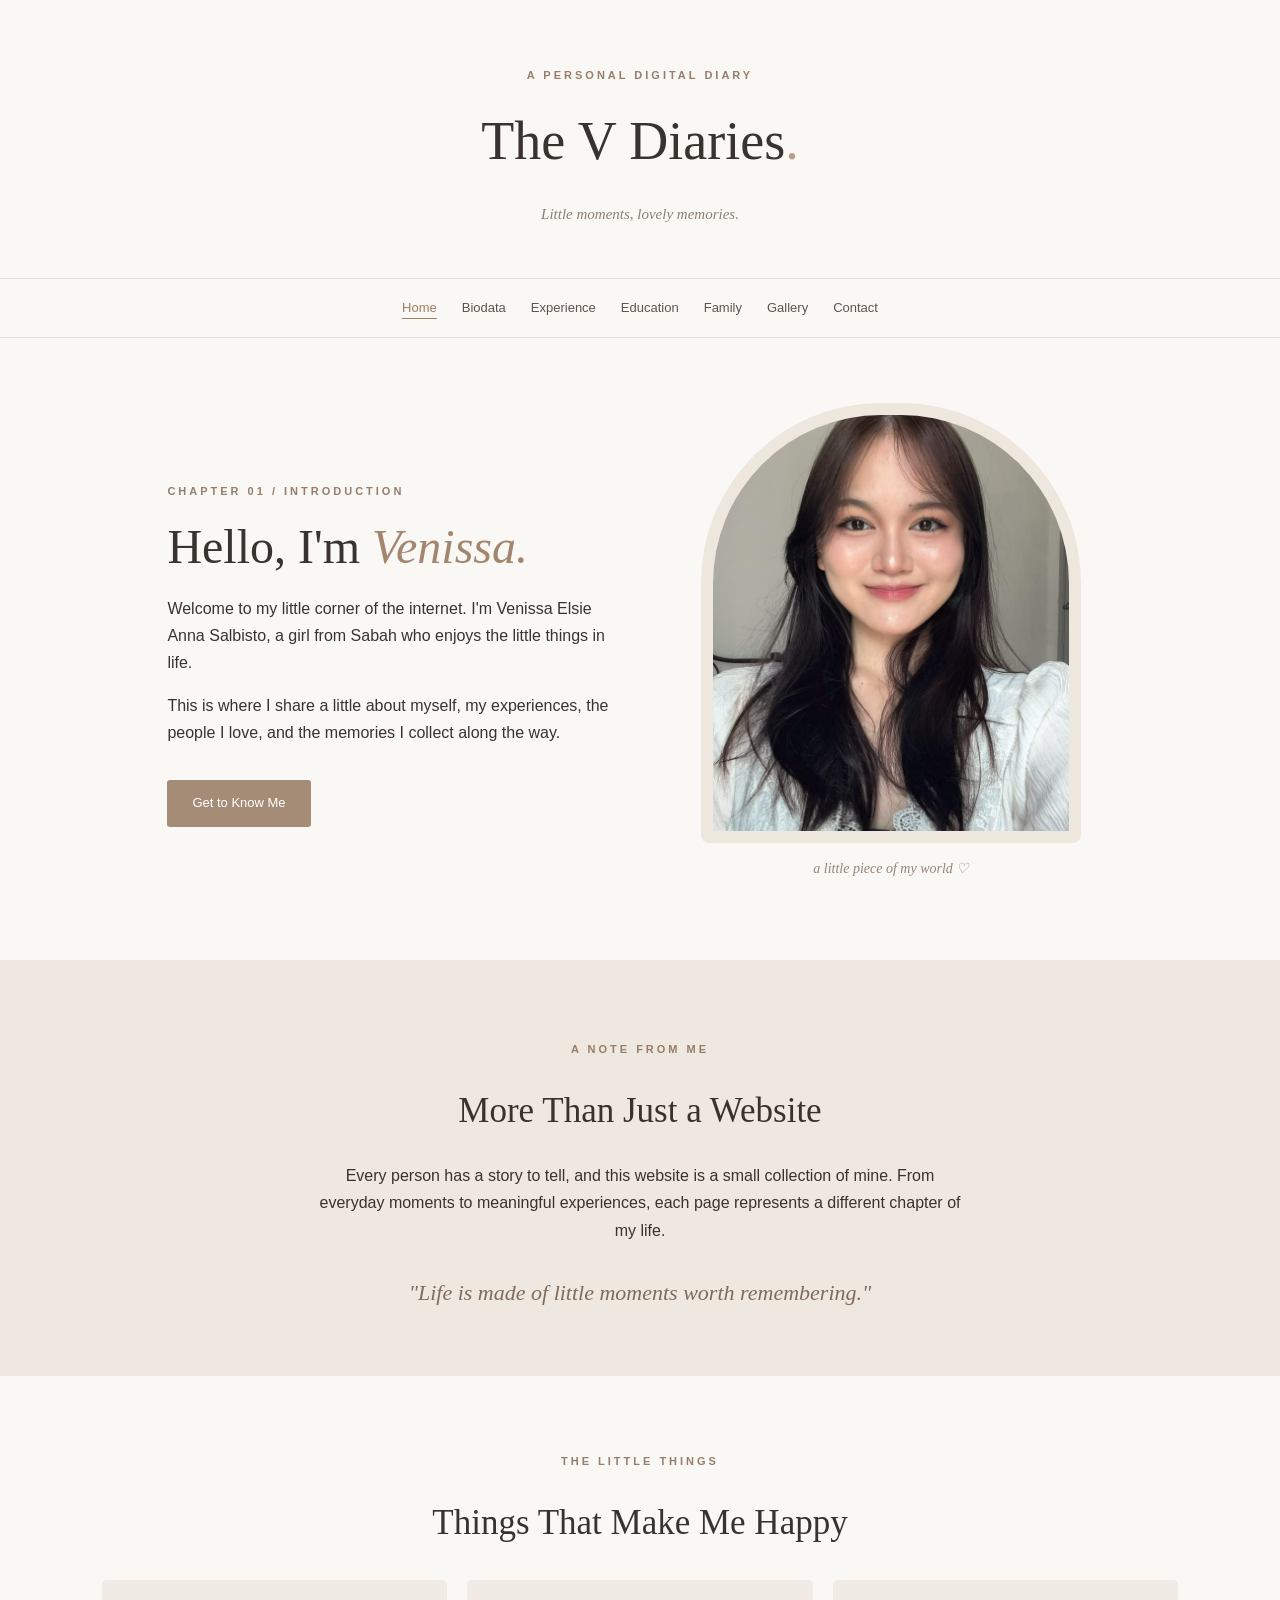
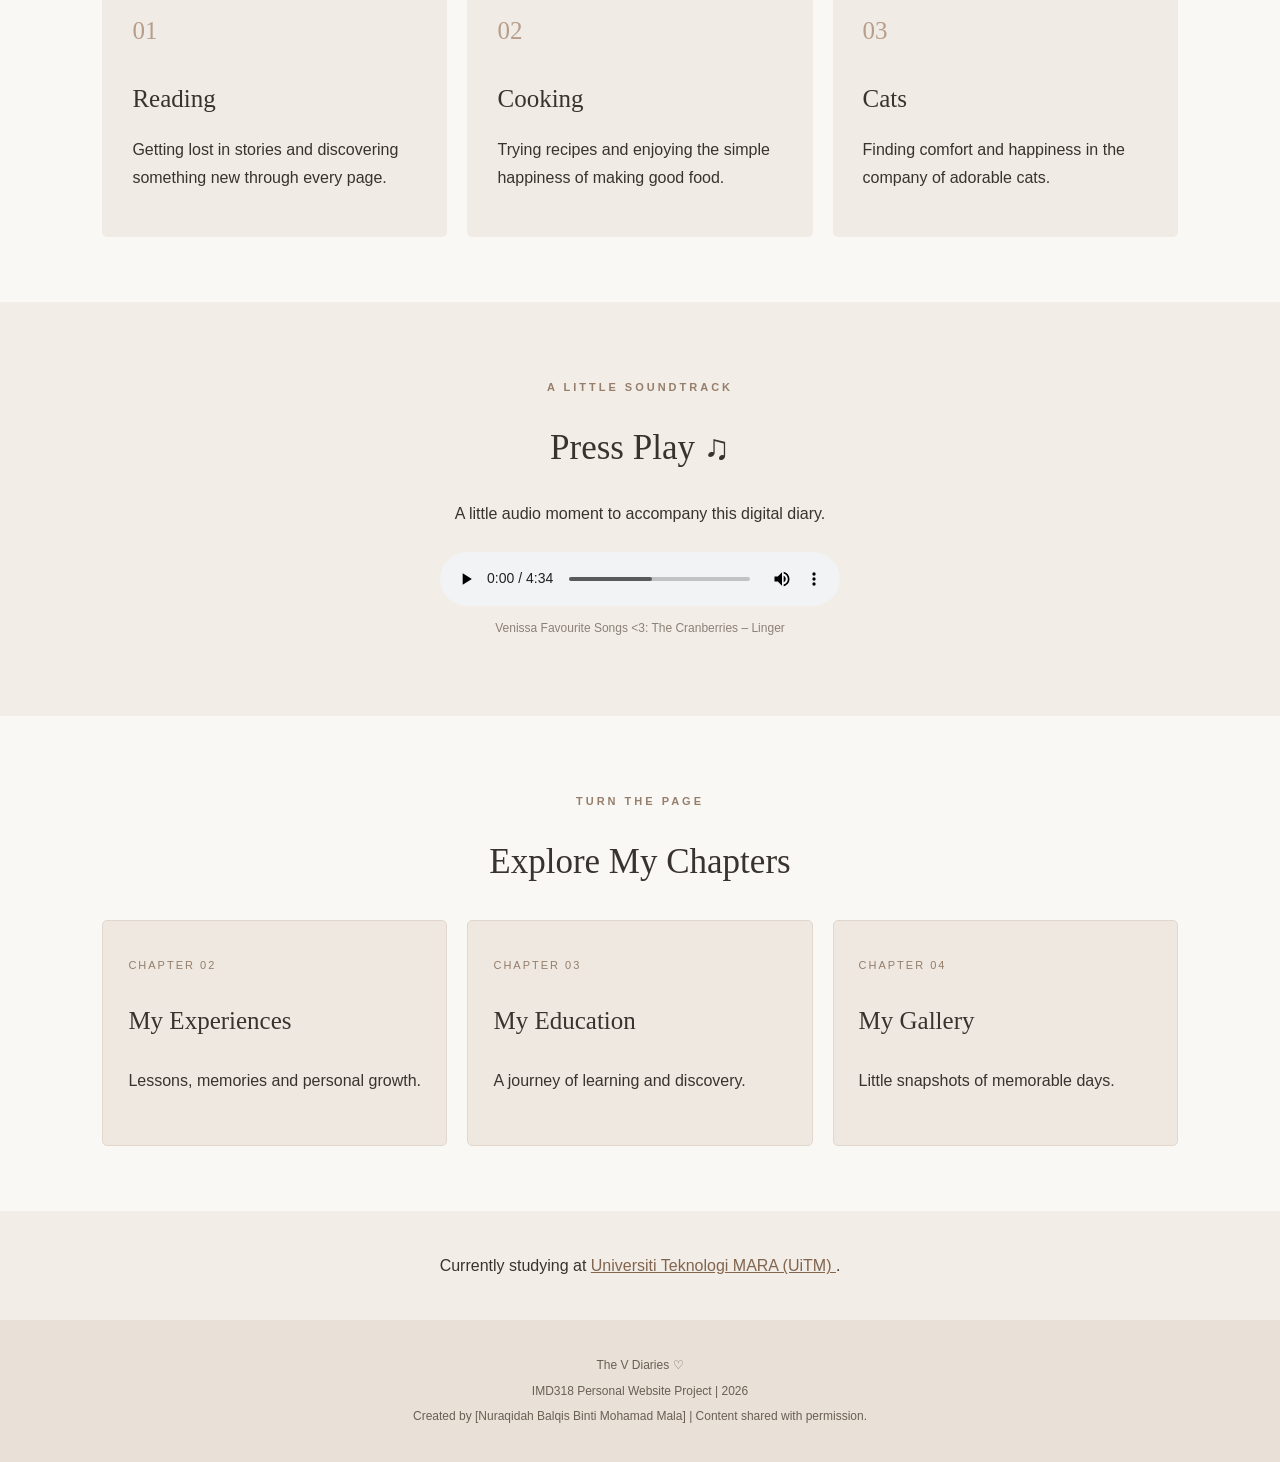
<file: index.html>
<html>
<html lang="en">

<head>
    <meta charset="UTF-8">
    <meta name="viewport" content="width=device-width, initial-scale=1.0">
    <title>The V Diaries | Home</title>
    <link rel="icon" type="image/png" href="butterfly.png">
    <link rel="stylesheet" href="style.css">
</head>

<body>

    <!-- WEBSITE HEADER -->
    <header>
        <p class="small-title">A PERSONAL DIGITAL DIARY</p>
        <h1 class="website-title">The V Diaries<span>.</span></h1>
        <p class="tagline">Little moments, lovely memories.</p>
    </header>

    <!-- NAVIGATION -->
    <nav>
        <a href="index.html" class="active">Home</a>
        <a href="biodata.html">Biodata</a>
        <a href="experience.html">Experience</a>
        <a href="education.html">Education</a>
        <a href="family.html">Family</a>
        <a href="gallery.html">Gallery</a>
        <a href="contact.html">Contact</a>
    </nav>

    <main>

        <!-- INTRODUCTION -->
        <section class="hero">

            <div class="hero-text">
                <p class="section-label">CHAPTER 01 / INTRODUCTION</p>

                <h2>Hello, I'm <em>Venissa.</em></h2>

                <p>
                    Welcome to my little corner of the internet.
                    I'm Venissa Elsie Anna Salbisto, a girl from
                    Sabah who enjoys the little things in life.
                </p>

                <p>
                    This is where I share a little about myself,
                    my experiences, the people I love, and the
                    memories I collect along the way.
                </p>

                <a href="biodata.html" class="button-link">
                    Get to Know Me
                </a>
            </div>

            <div class="hero-photo">
                <img src="venissa.jpeg"
                     alt="Portrait of Venissa Elsie Anna Salbisto">
                <p class="photo-caption">a little piece of my world ♡</p>
            </div>

        </section>

        <!-- ABOUT THE DIARY -->
        <section class="diary-section">

            <p class="section-label">A NOTE FROM ME</p>
            <h2>More Than Just a Website</h2>

            <p>
                Every person has a story to tell, and this
                website is a small collection of mine.
                From everyday moments to meaningful
                experiences, each page represents a
                different chapter of my life.
            </p>

            <blockquote>
                "Life is made of little moments worth remembering."
            </blockquote>

        </section>

        <!-- MY INTERESTS -->
        <section class="interests-section">

            <p class="section-label">THE LITTLE THINGS</p>
            <h2>Things That Make Me Happy</h2>

            <div class="interest-container">

                <article class="interest-card">
                    <span class="interest-number">01</span>
                    <h3>Reading</h3>
                    <p>
                        Getting lost in stories and discovering
                        something new through every page.
                    </p>
                </article>

                <article class="interest-card">
                    <span class="interest-number">02</span>
                    <h3>Cooking</h3>
                    <p>
                        Trying recipes and enjoying the simple
                        happiness of making good food.
                    </p>
                </article>

                <article class="interest-card">
                    <span class="interest-number">03</span>
                    <h3>Cats</h3>
                    <p>
                        Finding comfort and happiness in
                        the company of adorable cats.
                    </p>
                </article>

            </div>

        </section>

        <!-- AUDIO -->
        <section class="music-section">

            <p class="section-label">A LITTLE SOUNDTRACK</p>
            <h2>Press Play ♫</h2>

            <p>
                A little audio moment to accompany
                this digital diary.
            </p>

            <audio controls preload="metadata">
                <source src="The Cranberries – Linger.mp3" type="audio/mpeg">
                Your browser does not support audio playback.
            </audio>

            <p class="audio-note">
                Venissa Favourite Songs <3: The Cranberries – Linger
            </p>

        </section>

        <!-- EXPLORE MORE -->
        <section class="explore-section">

            <p class="section-label">TURN THE PAGE</p>
            <h2>Explore My Chapters</h2>

            <div class="chapter-container">

                <a href="experience.html" class="chapter-card">
                    <span>CHAPTER 02</span>
                    <h3>My Experiences</h3>
                    <p>Lessons, memories and personal growth.</p>
                </a>

                <a href="education.html" class="chapter-card">
                    <span>CHAPTER 03</span>
                    <h3>My Education</h3>
                    <p>A journey of learning and discovery.</p>
                </a>

                <a href="gallery.html" class="chapter-card">
                    <span>CHAPTER 04</span>
                    <h3>My Gallery</h3>
                    <p>Little snapshots of memorable days.</p>
                </a>

            </div>

        </section>

        <!-- EXTERNAL HYPERLINK -->
        <section class="link-section">
            <p>
                Currently studying at
                <a href="https://www.uitm.edu.my/"
                   target="_blank"
                   rel="noopener noreferrer">
                    Universiti Teknologi MARA (UiTM)
                </a>.
            </p>
        </section>

    </main>

    <!-- FOOTER -->
    <footer>
        <p>The V Diaries ♡</p>
        <p>IMD318 Personal Website Project | 2026</p>
        <p>Created by [Nuraqidah Balqis Binti Mohamad Mala] | Content shared with permission.</p>
    </footer>

</body>
</html>
</file>
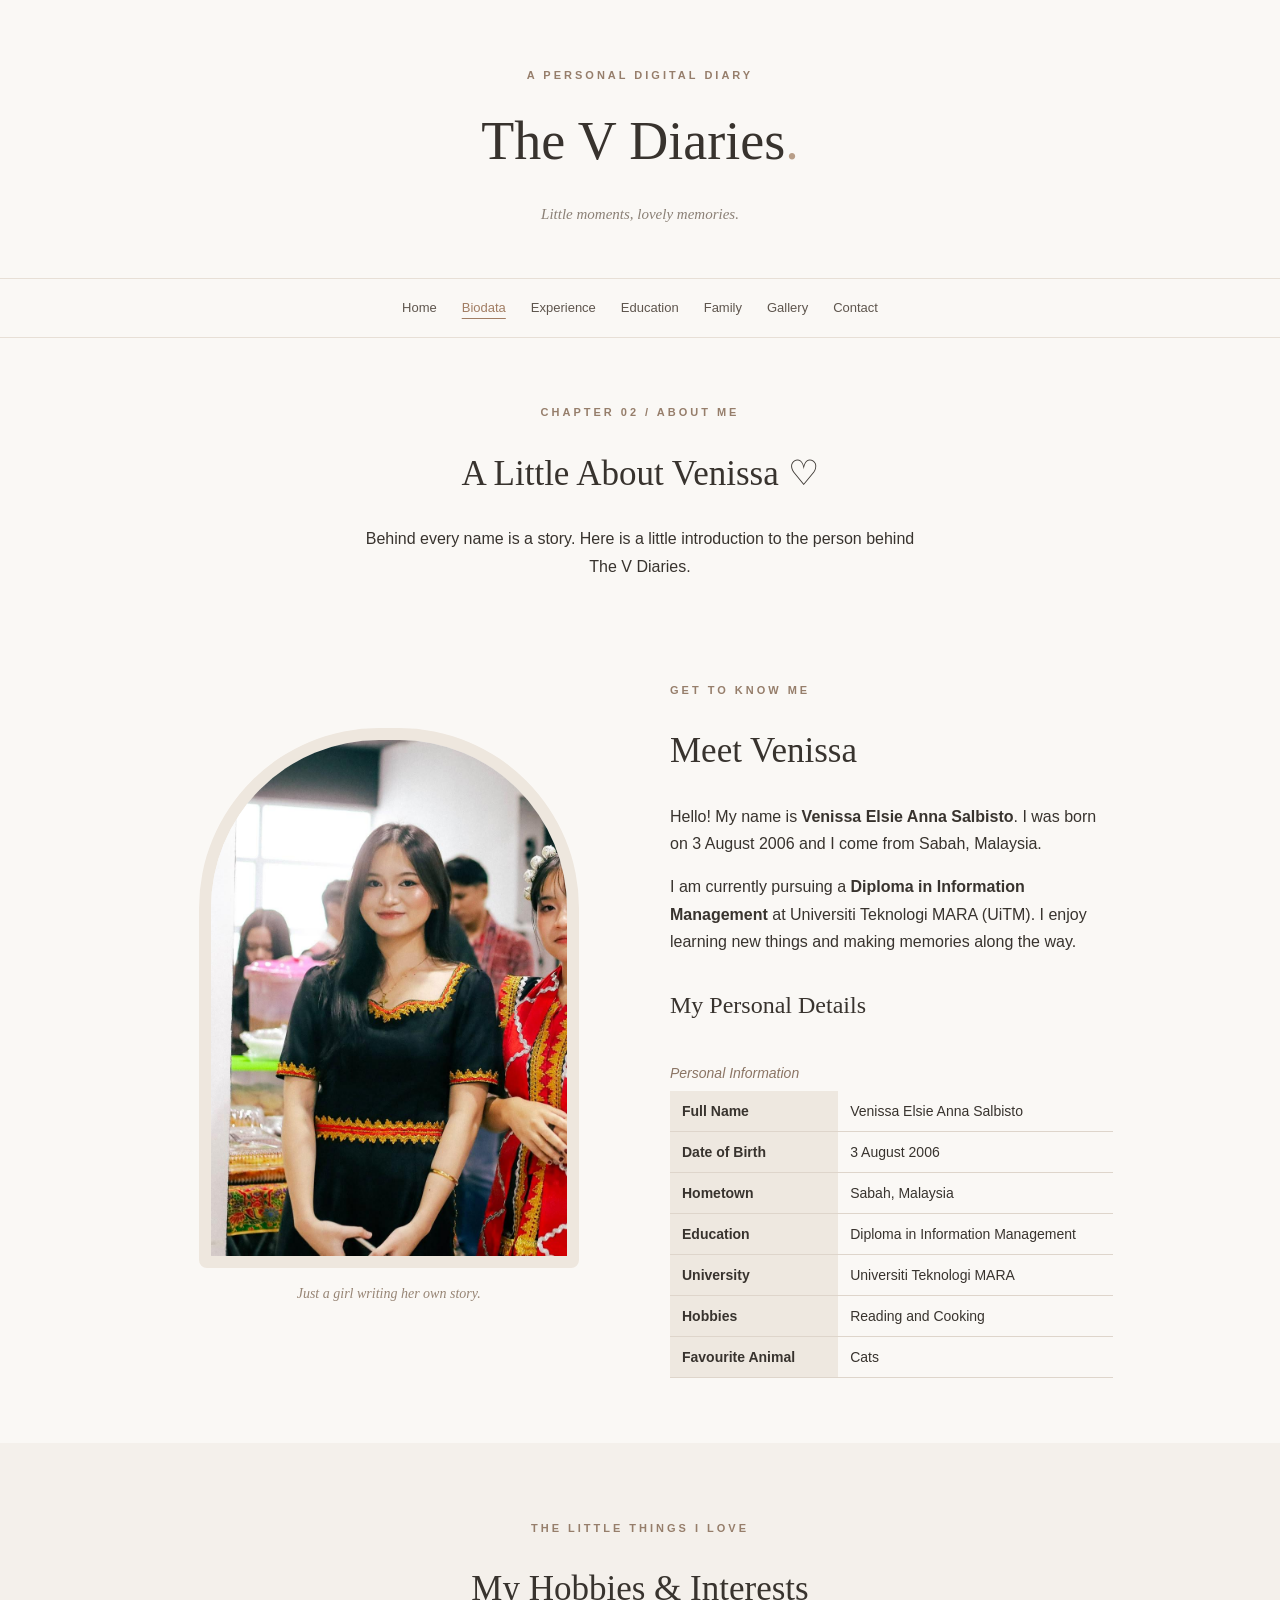
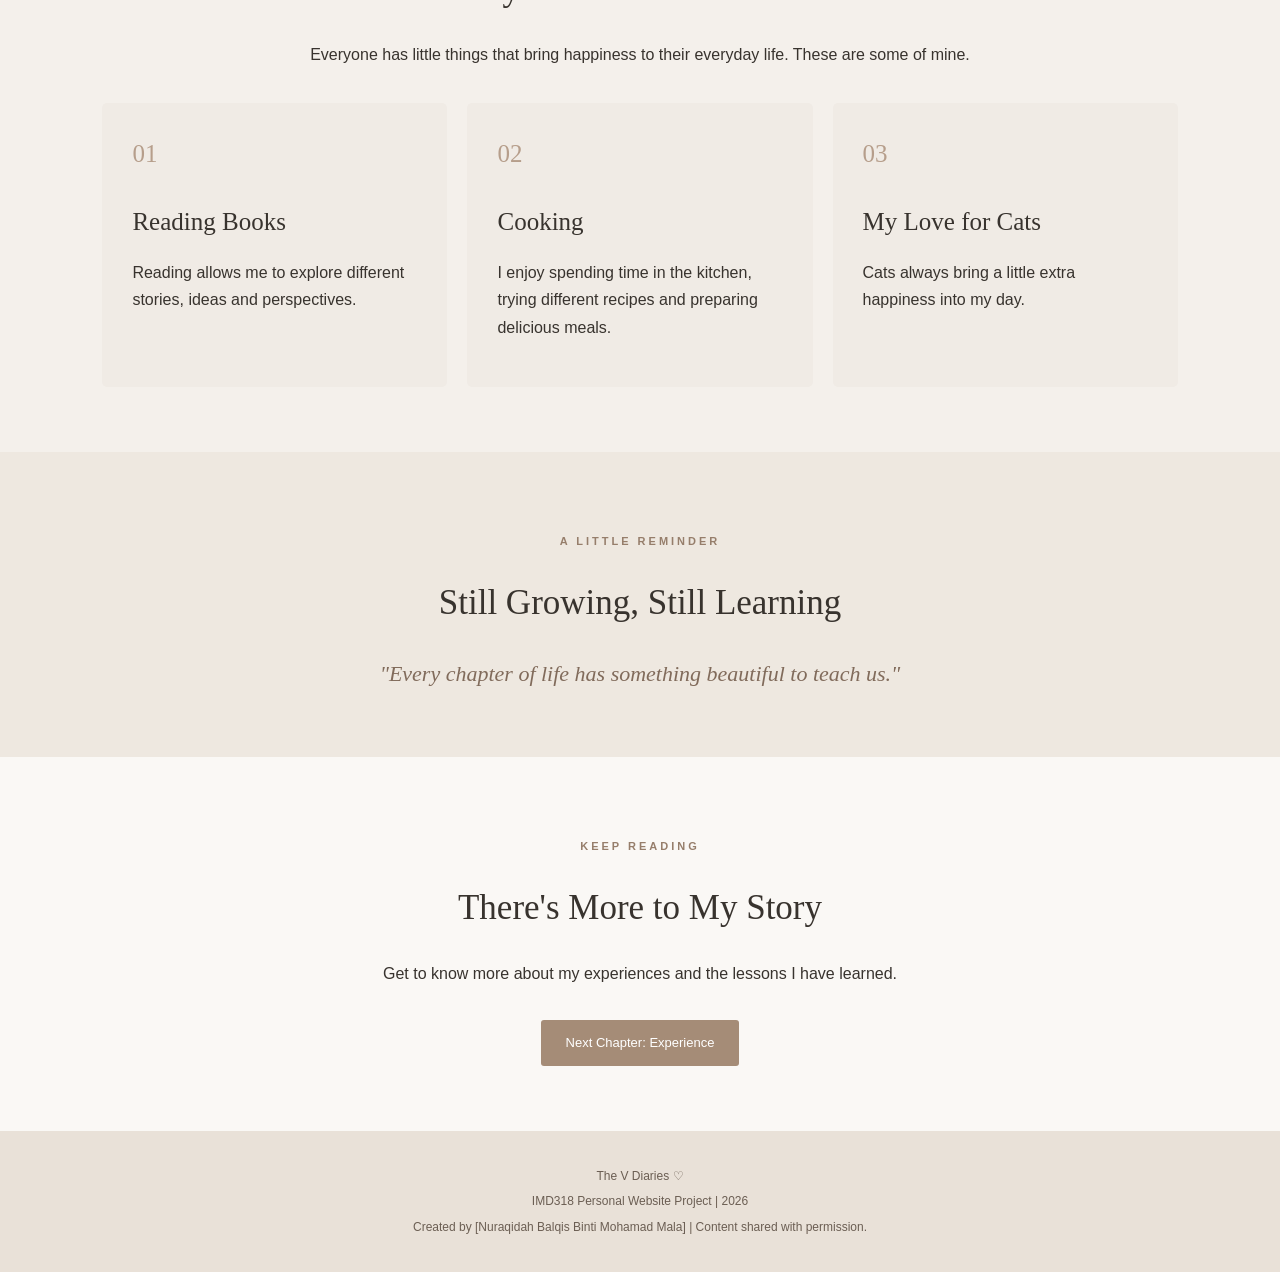
<file: biodata.html>
<html>
<html lang="en">

<head>
    <meta charset="UTF-8">
    <meta name="viewport" content="width=device-width, initial-scale=1.0">
    <title>The V Diaries | Biodata</title>
    <link rel="stylesheet" href="style.css">
</head>

<body>

    <!-- HEADER -->
    <header>
        <p class="small-title">A PERSONAL DIGITAL DIARY</p>
        <h1 class="website-title">The V Diaries<span>.</span></h1>
        <p class="tagline">Little moments, lovely memories.</p>
    </header>

    <!-- NAVIGATION -->
    <nav>
        <a href="index.html">Home</a>
        <a href="biodata.html" class="active">Biodata</a>
        <a href="experience.html">Experience</a>
        <a href="education.html">Education</a>
        <a href="family.html">Family</a>
        <a href="gallery.html">Gallery</a>
        <a href="contact.html">Contact</a>
    </nav>

    <main>

        <!-- PAGE INTRODUCTION -->
        <section class="biodata-intro">

            <p class="section-label">CHAPTER 02 / ABOUT ME</p>

            <h2>A Little About Venissa ♡</h2>

            <p>
                Behind every name is a story.
                Here is a little introduction to
                the person behind The V Diaries.
            </p>

        </section>

        <!-- PROFILE -->
        <section class="biodata-profile">

            <div class="biodata-photo">

                <img src="ven.jpeg"
                     alt="Portrait of Venissa Elsie Anna Salbisto"
                     width="400"
                     height="500">

                <p class="photo-caption">
                    Just a girl writing her own story.
                </p>

            </div>

            <div class="biodata-details">

                <p class="section-label">GET TO KNOW ME</p>

                <h2>Meet Venissa</h2>

                <p>
                    Hello! My name is
                    <strong>Venissa Elsie Anna Salbisto</strong>.
                    I was born on 3 August 2006 and
                    I come from Sabah, Malaysia.
                </p>

                <p>
                    I am currently pursuing a
                    <strong>Diploma in Information Management</strong>
                    at Universiti Teknologi MARA (UiTM).
                    I enjoy learning new things and
                    making memories along the way.
                </p>

                <h3>My Personal Details</h3>

                <div class="table-container">
                    <table class="biodata-table">

                        <caption>Personal Information</caption>

                        <tr>
                            <th scope="row">Full Name</th>
                            <td>Venissa Elsie Anna Salbisto</td>
                        </tr>

                        <tr>
                            <th scope="row">Date of Birth</th>
                            <td>3 August 2006</td>
                        </tr>

                        <tr>
                            <th scope="row">Hometown</th>
                            <td>Sabah, Malaysia</td>
                        </tr>

                        <tr>
                            <th scope="row">Education</th>
                            <td>Diploma in Information Management</td>
                        </tr>

                        <tr>
                            <th scope="row">University</th>
                            <td>Universiti Teknologi MARA</td>
                        </tr>

                        <tr>
                            <th scope="row">Hobbies</th>
                            <td>Reading and Cooking</td>
                        </tr>

                        <tr>
                            <th scope="row">Favourite Animal</th>
                            <td>Cats</td>
                        </tr>

                    </table>
                </div>

            </div>

        </section>

        <!-- HOBBIES -->
        <section class="biodata-hobbies">

            <p class="section-label">THE LITTLE THINGS I LOVE</p>

            <h2>My Hobbies & Interests</h2>

            <p>
                Everyone has little things that bring
                happiness to their everyday life.
                These are some of mine.
            </p>

            <div class="interest-container">

                <article class="interest-card">
                    <span class="interest-number">01</span>
                    <h3>Reading Books</h3>
                    <p>
                        Reading allows me to explore
                        different stories, ideas and
                        perspectives.
                    </p>
                </article>

                <article class="interest-card">
                    <span class="interest-number">02</span>
                    <h3>Cooking</h3>
                    <p>
                        I enjoy spending time in the
                        kitchen, trying different recipes
                        and preparing delicious meals.
                    </p>
                </article>

                <article class="interest-card">
                    <span class="interest-number">03</span>
                    <h3>My Love for Cats</h3>
                    <p>
                        Cats always bring a little extra
                        happiness into my day.
                    </p>
                </article>

            </div>

        </section>

        <!-- PERSONAL QUOTE -->
        <section class="diary-section">

            <p class="section-label">A LITTLE REMINDER</p>

            <h2>Still Growing, Still Learning</h2>

            <blockquote>
                "Every chapter of life has something
                beautiful to teach us."
            </blockquote>

        </section>

        <!-- NEXT PAGE -->
        <section class="biodata-next">

            <p class="section-label">KEEP READING</p>

            <h2>There's More to My Story</h2>

            <p>
                Get to know more about my experiences
                and the lessons I have learned.
            </p>

            <a href="experience.html" class="button-link">
                Next Chapter: Experience
            </a>

        </section>

    </main>

    <!-- FOOTER -->
    <footer>
        <p>The V Diaries ♡</p>
        <p>IMD318 Personal Website Project | 2026</p>
        <p>Created by [Nuraqidah Balqis Binti Mohamad Mala] | Content shared with permission.</p>
    </footer>

</body>
</html>
</file>
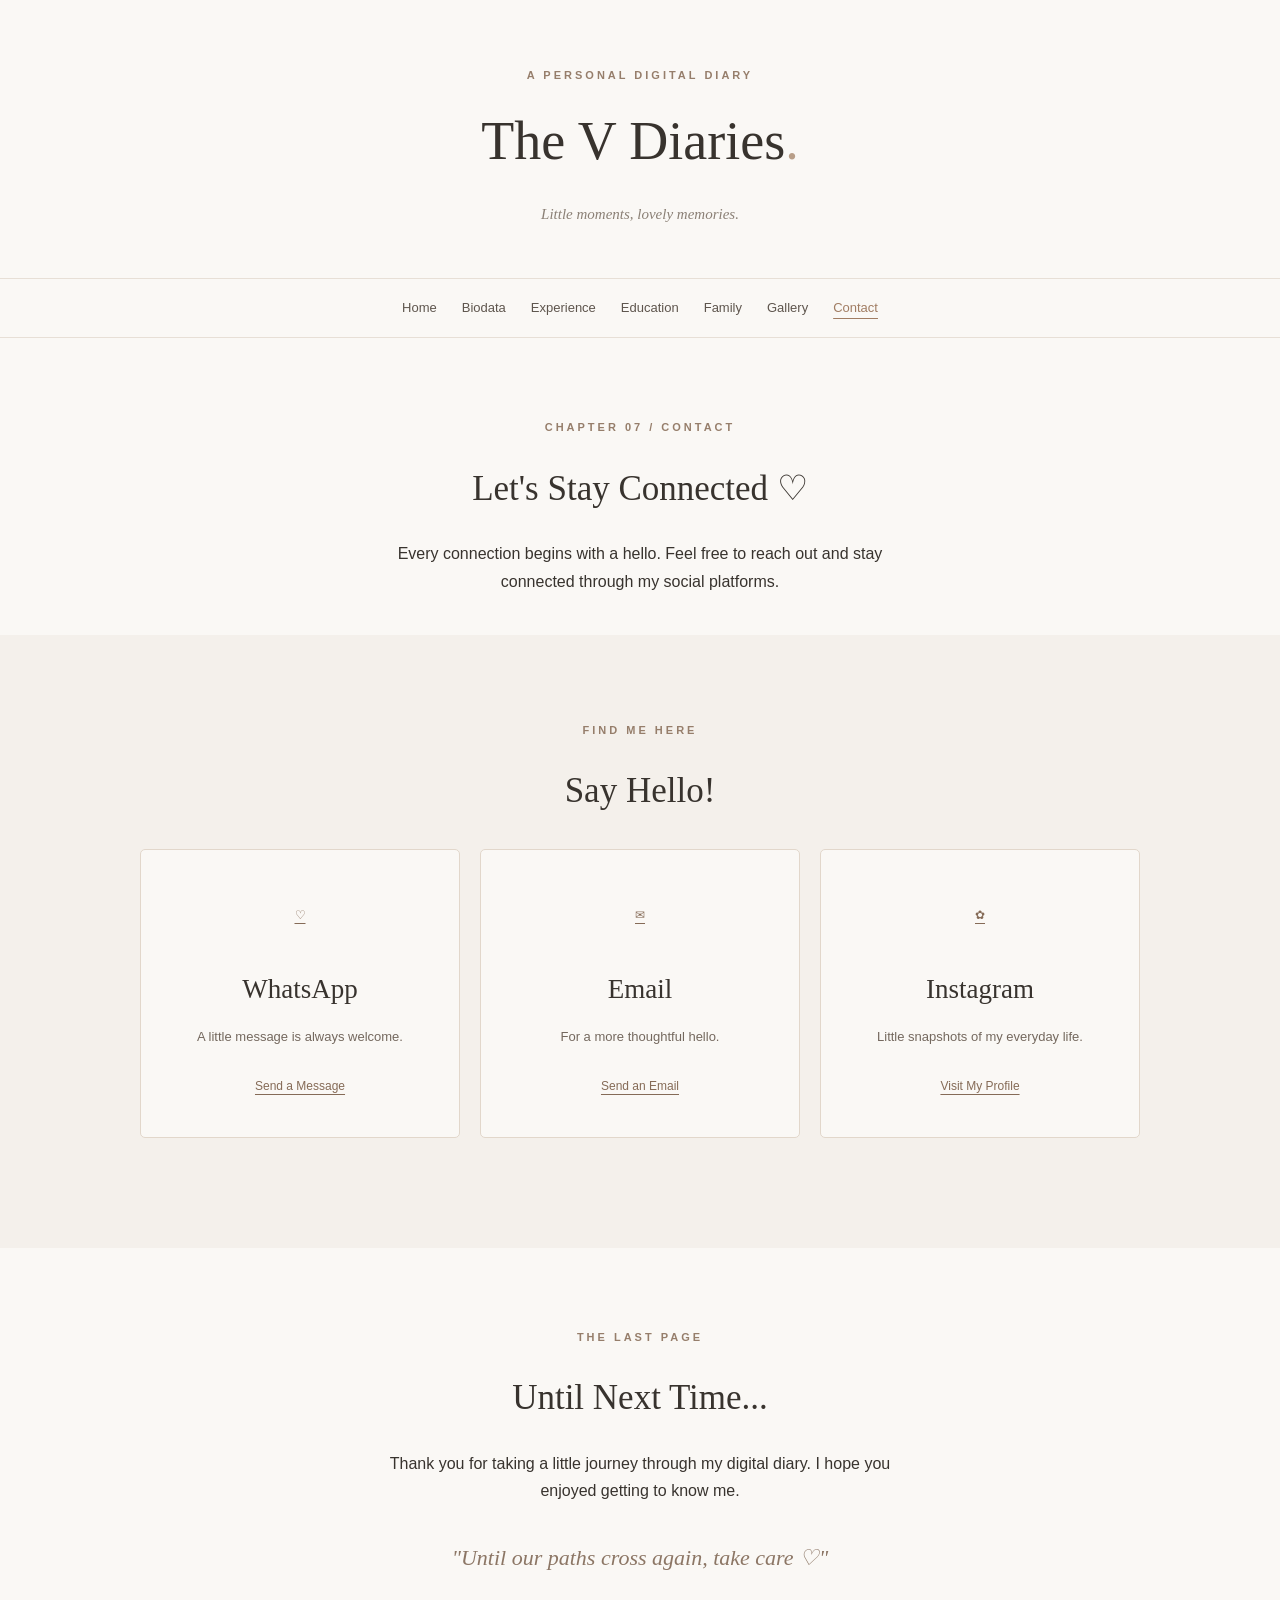
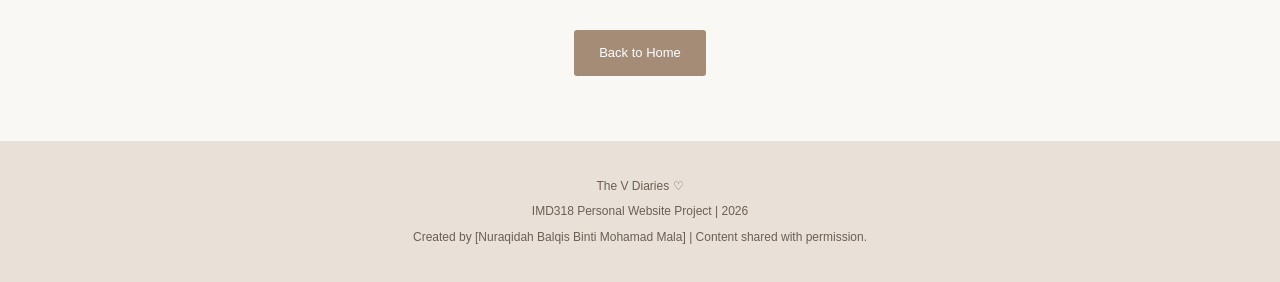
<file: contact.html>
<html>
<html lang="en">

<head>
    <meta charset="UTF-8">
    <meta name="viewport" content="width=device-width, initial-scale=1.0">
    <title>The V Diaries | Contact</title>
    <link rel="stylesheet" href="style.css">
</head>

<body>

    <!-- HEADER -->
    <header>
        <p class="small-title">A PERSONAL DIGITAL DIARY</p>
        <h1 class="website-title">The V Diaries<span>.</span></h1>
        <p class="tagline">Little moments, lovely memories.</p>
    </header>

    <!-- NAVIGATION -->
    <nav>
        <a href="index.html">Home</a>
        <a href="biodata.html">Biodata</a>
        <a href="experience.html">Experience</a>
        <a href="education.html">Education</a>
        <a href="family.html">Family</a>
        <a href="gallery.html">Gallery</a>
        <a href="contact.html" class="active">Contact</a>
    </nav>

    <main>

        <!-- CONTACT INTRODUCTION -->
        <section class="contact-intro-page">

            <p class="section-label">CHAPTER 07 / CONTACT</p>

            <h2>Let's Stay Connected ♡</h2>

            <p>
                Every connection begins with a hello.
                Feel free to reach out and stay connected
                through my social platforms.
            </p>

        </section>

        <!-- CONTACT CARDS -->
        <section class="contact-section">

            <p class="section-label">FIND ME HERE</p>

            <h2>Say Hello!</h2>

            <div class="contact-container">

                <!-- WHATSAPP -->
                <a href="https://wa.me/60138132058"
                   target="_blank"
                   rel="noopener noreferrer"
                   class="contact-card">

                    <span class="contact-icon">♡</span>

                    <h3>WhatsApp</h3>

                    <p>
                        A little message is always welcome.
                    </p>

                    <span class="contact-link">
                        Send a Message
                    </span>

                </a>

                <!-- EMAIL -->
                
                <a href="https://mail.google.com/mail/?view=cm&fs=1&to=venissaelieannasalbisto@gmail.com"
                 target="_blank"
                  rel="noopener noreferrer"
                  class="contact-card">


                    <span class="contact-icon">✉</span>

                    <h3>Email</h3>

                    <p>
                        For a more thoughtful hello.
                    </p>

                    <span class="contact-link">
                        Send an Email
                    </span>

                </a>

                <!-- INSTAGRAM -->
                <a href="https://www.instagram.com/zhuangq1/"
                   target="_blank"
                   rel="noopener noreferrer"
                   class="contact-card">

                    <span class="contact-icon">✿</span>

                    <h3>Instagram</h3>

                    <p>
                        Little snapshots of my everyday life.
                    </p>

                    <span class="contact-link">
                        Visit My Profile
                    </span>

                </a>

            </div>

        </section>

        <!-- ENDING NOTE -->
        <section class="contact-ending-section">

            <p class="section-label">THE LAST PAGE</p>

            <h2>Until Next Time...</h2>

            <p>
                Thank you for taking a little journey
                through my digital diary.
                I hope you enjoyed getting to know me.
            </p>

            <blockquote>
                "Until our paths cross again, take care ♡"
            </blockquote>

            <a href="index.html" class="button-link">
                Back to Home
            </a>

        </section>

    </main>

    <!-- FOOTER -->
    <footer>
        <p>The V Diaries ♡</p>
        <p>IMD318 Personal Website Project | 2026</p>
        <p>Created by [Nuraqidah Balqis Binti Mohamad Mala] | Content shared with permission.</p>
    </footer>

</body>
</html>
</file>
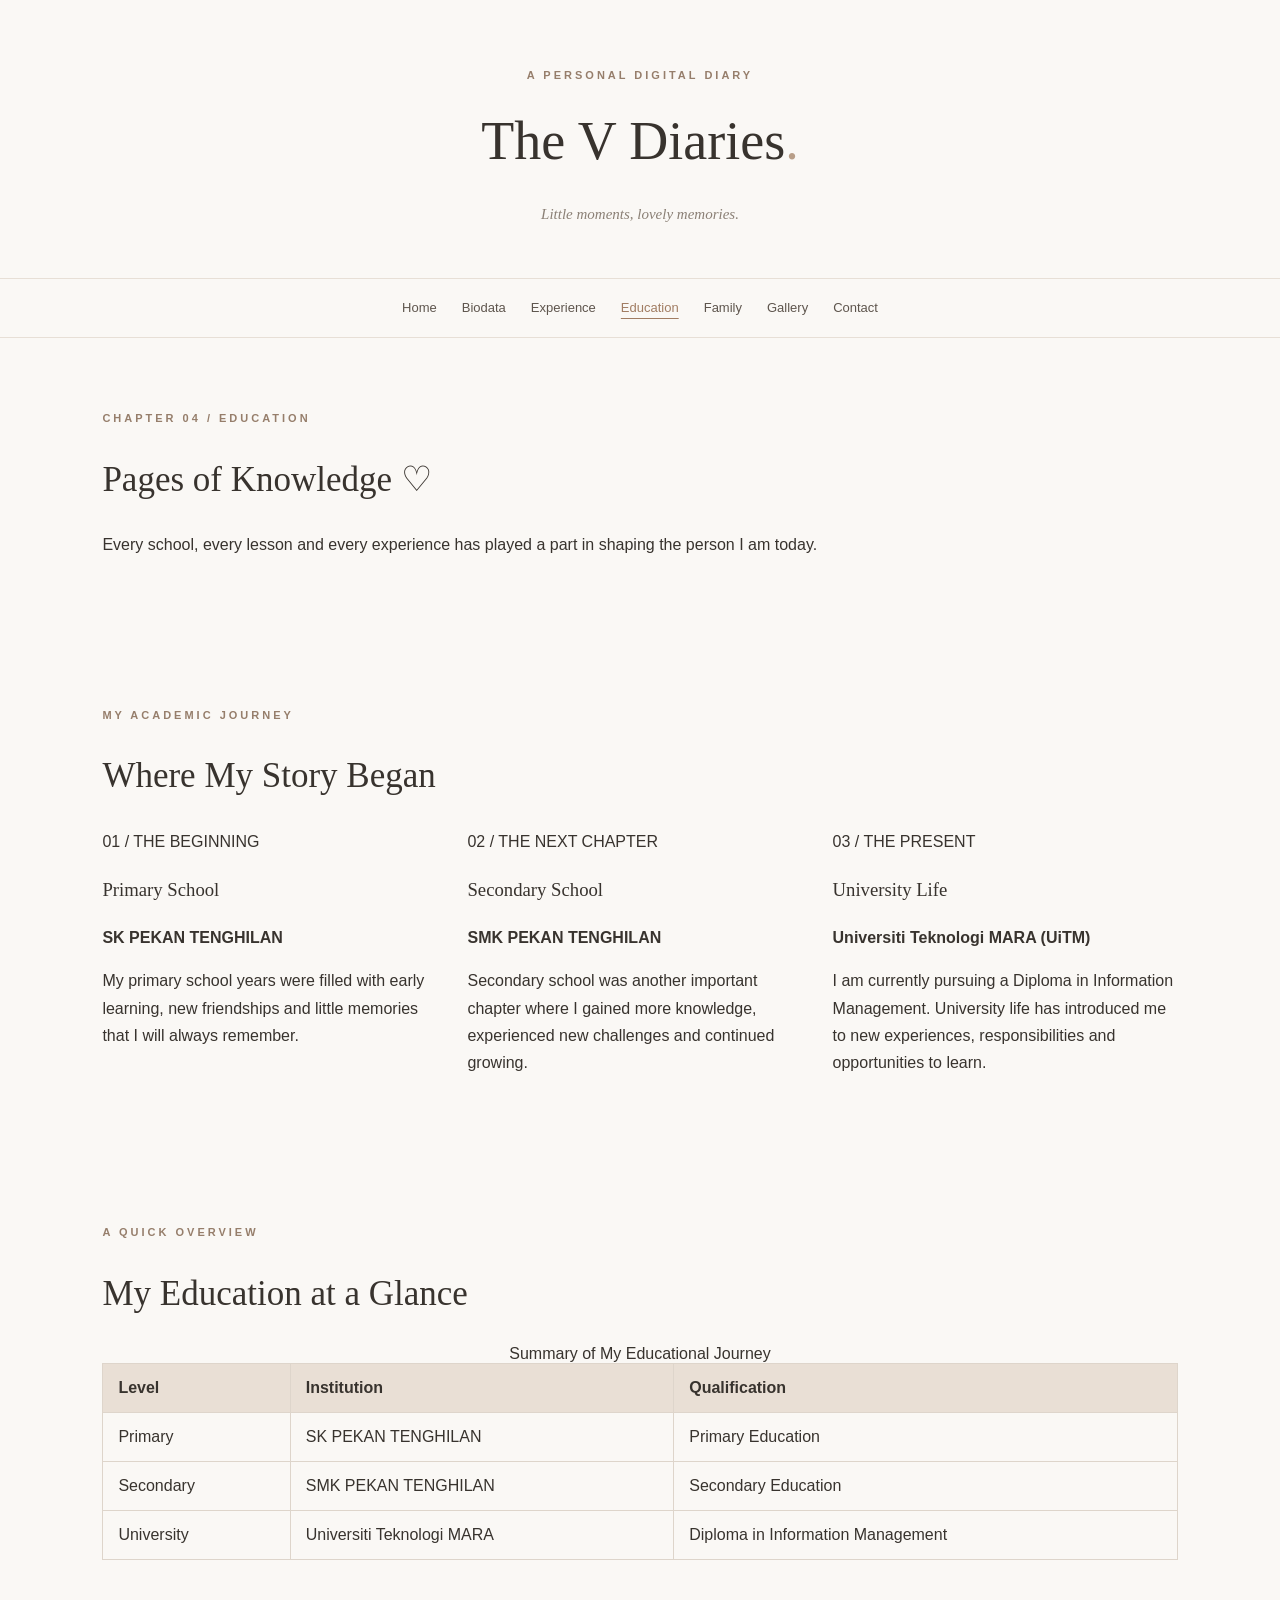
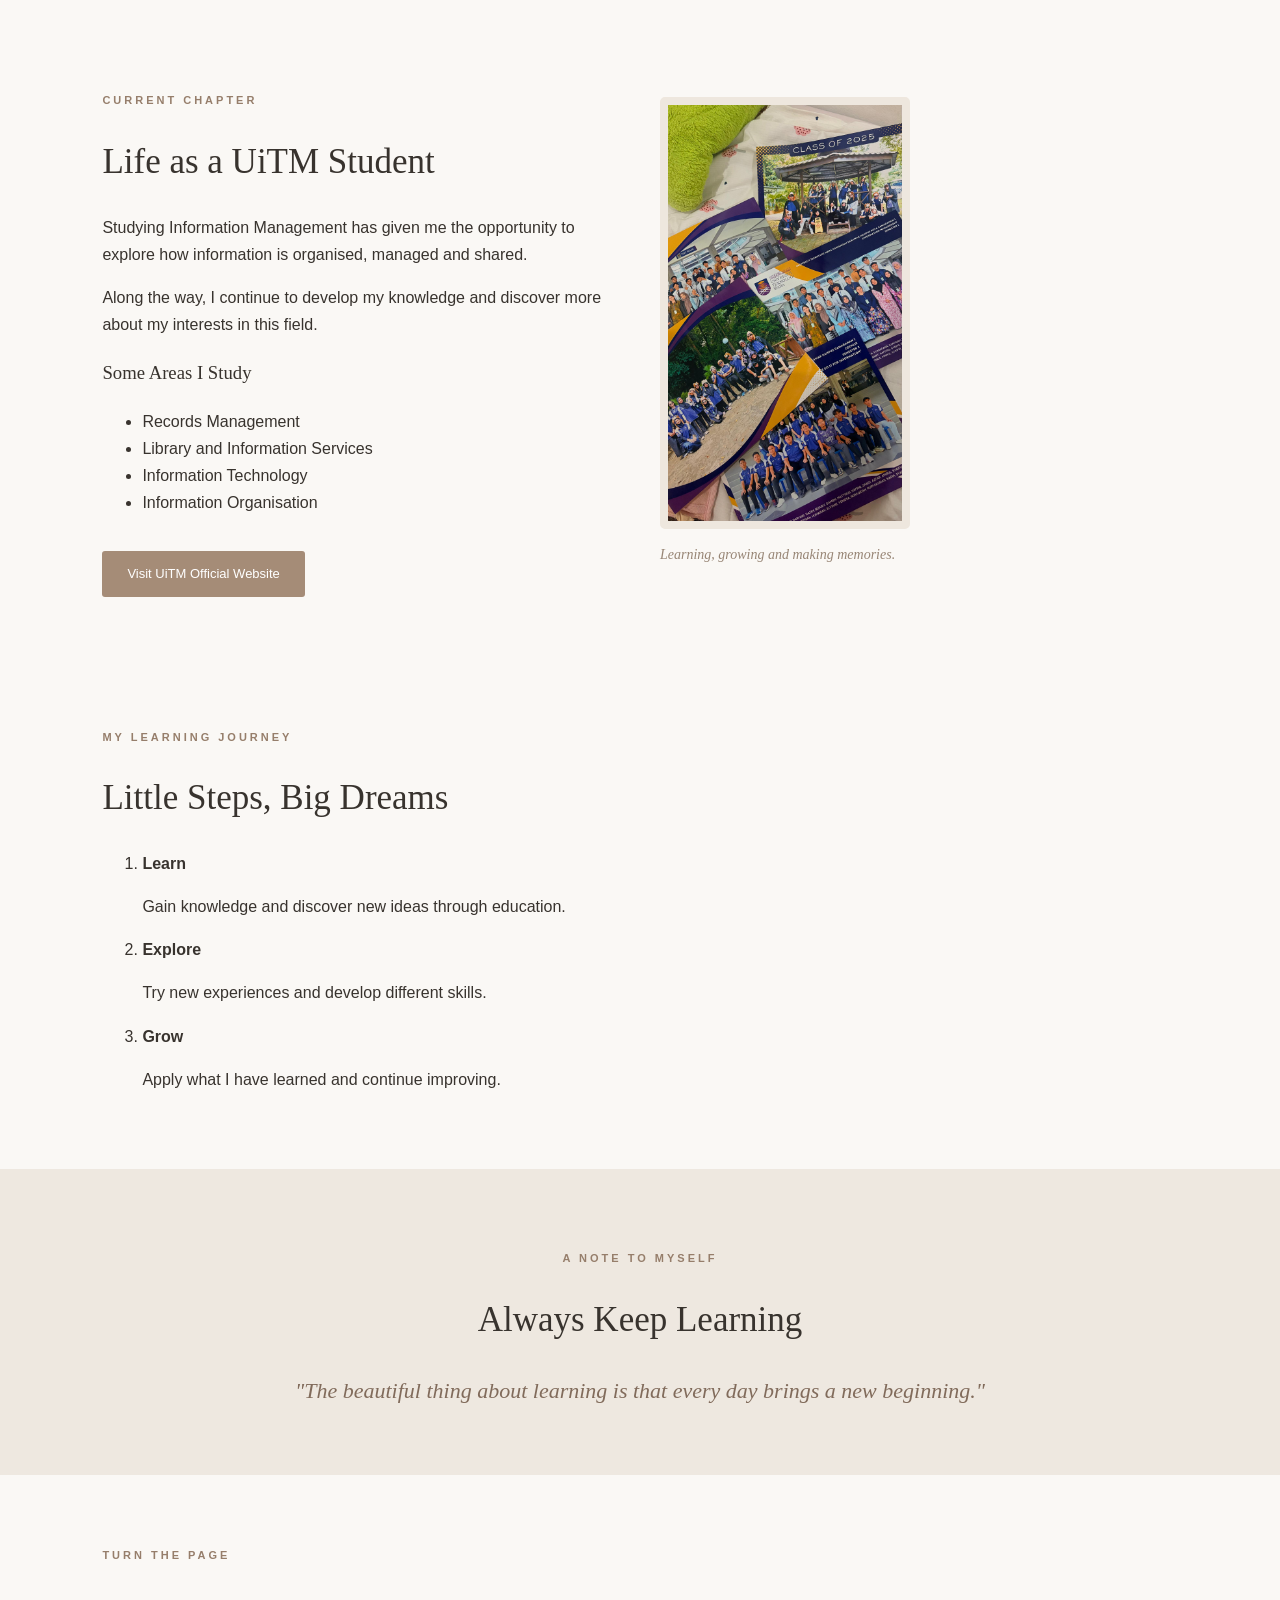
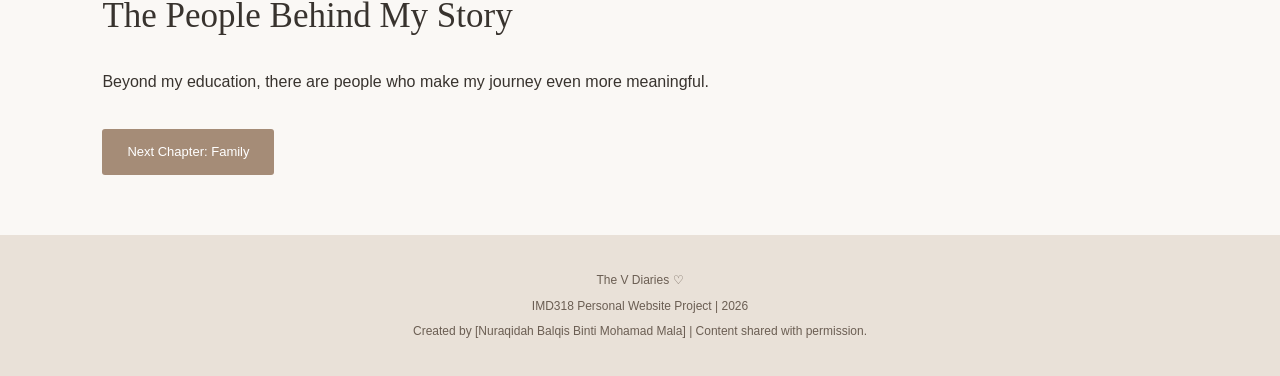
<file: education.html>
<html>
<html lang="en">

<head>
    <meta charset="UTF-8">
    <meta name="viewport" content="width=device-width, initial-scale=1.0">
    <title>The V Diaries | Education</title>
    <link rel="stylesheet" href="style.css">
</head>

<body>

    <!-- HEADER -->
    <header>
        <p class="small-title">A PERSONAL DIGITAL DIARY</p>
        <h1 class="website-title">The V Diaries<span>.</span></h1>
        <p class="tagline">Little moments, lovely memories.</p>
    </header>

    <!-- NAVIGATION -->
    <nav>
        <a href="index.html">Home</a>
        <a href="biodata.html">Biodata</a>
        <a href="experience.html">Experience</a>
        <a href="education.html" class="active">Education</a>
        <a href="family.html">Family</a>
        <a href="gallery.html">Gallery</a>
        <a href="contact.html">Contact</a>
    </nav>

    <main>

        <!-- INTRODUCTION -->
        <section class="education-intro">

            <p class="section-label">CHAPTER 04 / EDUCATION</p>

            <h2>Pages of Knowledge ♡</h2>

            <p>
                Every school, every lesson and every
                experience has played a part in
                shaping the person I am today.
            </p>

        </section>

        <!-- EDUCATION JOURNEY -->
        <section class="education-journey">

            <p class="section-label">MY ACADEMIC JOURNEY</p>

            <h2>Where My Story Began</h2>

            <div class="education-container">

                <article class="education-card">

                    <span>01 / THE BEGINNING</span>

                    <h3>Primary School</h3>

                    <p><strong>SK PEKAN TENGHILAN</strong></p>

                    <p>
                        My primary school years were
                        filled with early learning,
                        new friendships and little
                        memories that I will always
                        remember.
                    </p>

                </article>

                <article class="education-card">

                    <span>02 / THE NEXT CHAPTER</span>

                    <h3>Secondary School</h3>

                    <p><strong>SMK PEKAN TENGHILAN</strong></p>

                    <p>
                        Secondary school was another
                        important chapter where I
                        gained more knowledge,
                        experienced new challenges
                        and continued growing.
                    </p>

                </article>

                <article class="education-card">

                    <span>03 / THE PRESENT</span>

                    <h3>University Life</h3>

                    <p>
                        <strong>
                            Universiti Teknologi MARA (UiTM)
                        </strong>
                    </p>

                    <p>
                        I am currently pursuing a
                        Diploma in Information Management.
                        University life has introduced
                        me to new experiences,
                        responsibilities and opportunities
                        to learn.
                    </p>

                </article>

            </div>

        </section>

        <!-- EDUCATION TABLE -->
        <section class="education-table-section">

            <p class="section-label">A QUICK OVERVIEW</p>

            <h2>My Education at a Glance</h2>

            <div class="table-container">

                <table class="education-table">

                    <caption>
                        Summary of My Educational Journey
                    </caption>

                    <thead>
                        <tr>
                            <th scope="col">Level</th>
                            <th scope="col">Institution</th>
                            <th scope="col">Qualification</th>
                        </tr>
                    </thead>

                    <tbody>

                        <tr>
                            <td>Primary</td>
                            <td>SK PEKAN TENGHILAN</td>
                            <td>Primary Education</td>
                        </tr>

                        <tr>
                            <td>Secondary</td>
                            <td>SMK PEKAN TENGHILAN</td>
                            <td>Secondary Education</td>
                        </tr>

                        <tr>
                            <td>University</td>
                            <td>Universiti Teknologi MARA</td>
                            <td>Diploma in Information Management</td>
                        </tr>

                    </tbody>

                </table>

            </div>

        </section>

        <!-- UNIVERSITY LIFE -->
        <section class="university-section">

            <div class="university-text">

                <p class="section-label">CURRENT CHAPTER</p>

                <h2>Life as a UiTM Student</h2>

                <p>
                    Studying Information Management
                    has given me the opportunity to
                    explore how information is
                    organised, managed and shared.
                </p>

                <p>
                    Along the way, I continue to
                    develop my knowledge and
                    discover more about my
                    interests in this field.
                </p>

                <h3>Some Areas I Study</h3>

                <ul class="education-list">
                    <li>Records Management</li>
                    <li>Library and Information Services</li>
                    <li>Information Technology</li>
                    <li>Information Organisation</li>
                </ul>

                <a href="https://www.uitm.edu.my/"
                   target="_blank"
                   rel="noopener noreferrer"
                   class="button-link">
                    Visit UiTM Official Website
                </a>

            </div>

            <div class="university-photo">

                <img src="uitm.jpeg"
                     alt="Photograph of Venissa's UiTM campus"
                     loading="lazy">

                <p class="photo-caption">
                    Learning, growing and making memories.
                </p>

            </div>

        </section>

        <!-- LEARNING STEPS -->
        <section class="education-lessons">

            <p class="section-label">MY LEARNING JOURNEY</p>

            <h2>Little Steps, Big Dreams</h2>

            <ol class="education-steps">

                <li>
                    <strong>Learn</strong>
                    <p>
                        Gain knowledge and discover
                        new ideas through education.
                    </p>
                </li>

                <li>
                    <strong>Explore</strong>
                    <p>
                        Try new experiences and
                        develop different skills.
                    </p>
                </li>

                <li>
                    <strong>Grow</strong>
                    <p>
                        Apply what I have learned
                        and continue improving.
                    </p>
                </li>

            </ol>

        </section>

        <!-- QUOTE -->
        <section class="diary-section">

            <p class="section-label">A NOTE TO MYSELF</p>

            <h2>Always Keep Learning</h2>

            <blockquote>
                "The beautiful thing about learning
                is that every day brings a new beginning."
            </blockquote>

        </section>

        <!-- NEXT PAGE -->
        <section class="education-next">

            <p class="section-label">TURN THE PAGE</p>

            <h2>The People Behind My Story</h2>

            <p>
                Beyond my education, there are
                people who make my journey
                even more meaningful.
            </p>

            <a href="family.html" class="button-link">
                Next Chapter: Family
            </a>

        </section>

    </main>

    <!-- FOOTER -->
    <footer>
        <p>The V Diaries ♡</p>
        <p>IMD318 Personal Website Project | 2026</p>
        <p>Created by [Nuraqidah Balqis Binti Mohamad Mala] | Content shared with permission.</p>
    </footer>

</body>
</html>
</file>
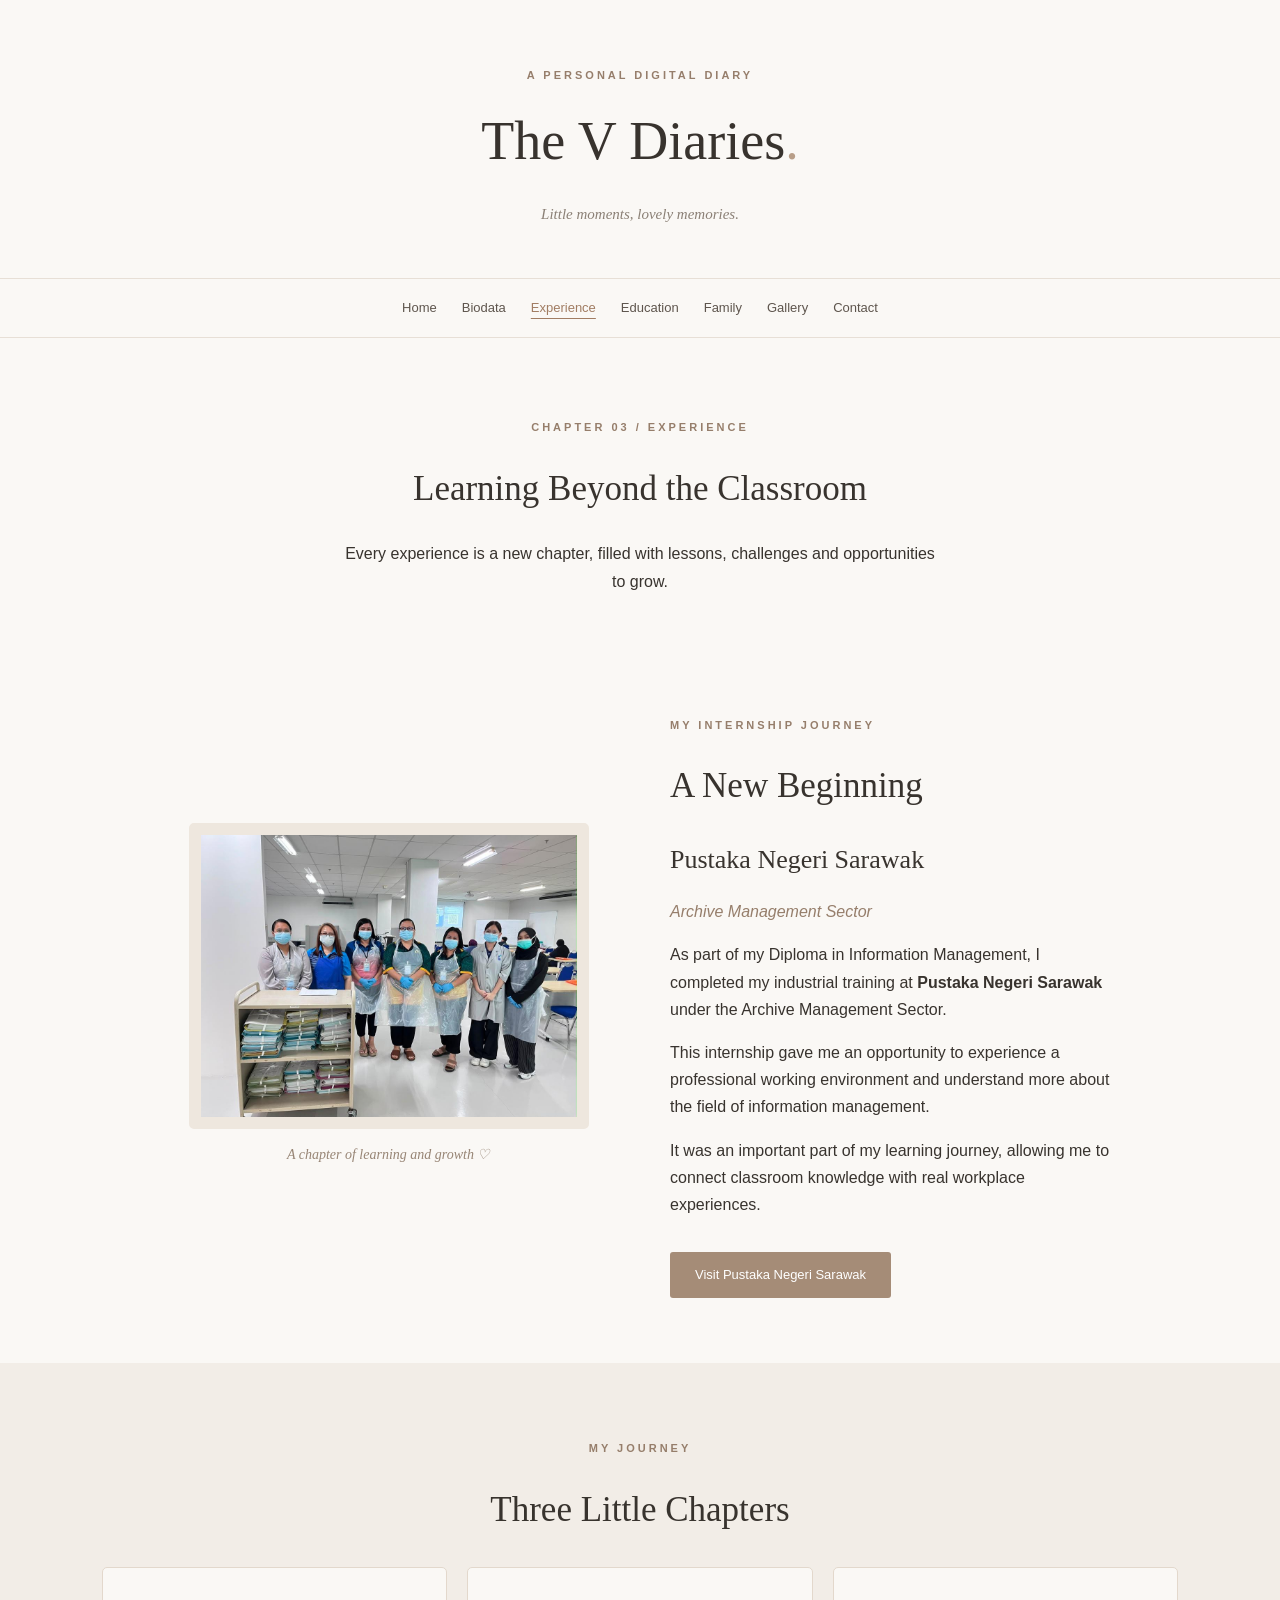
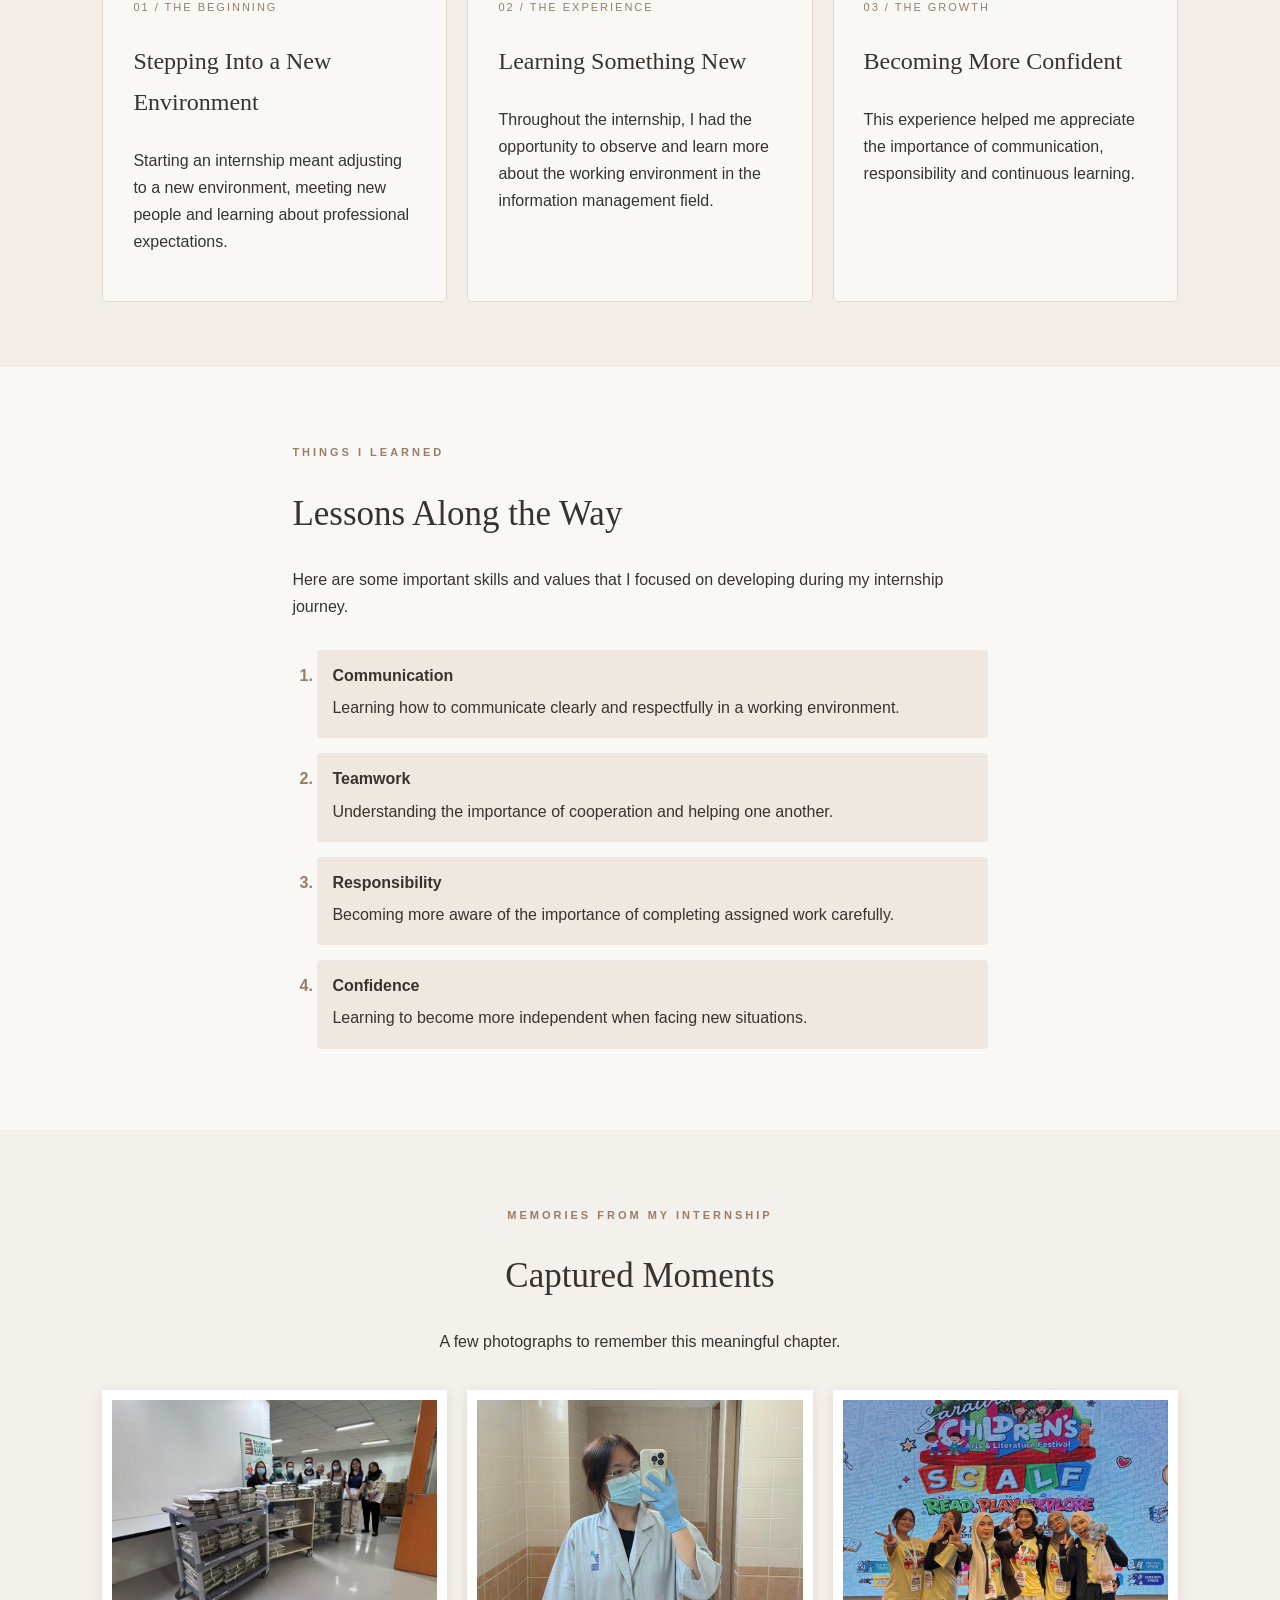
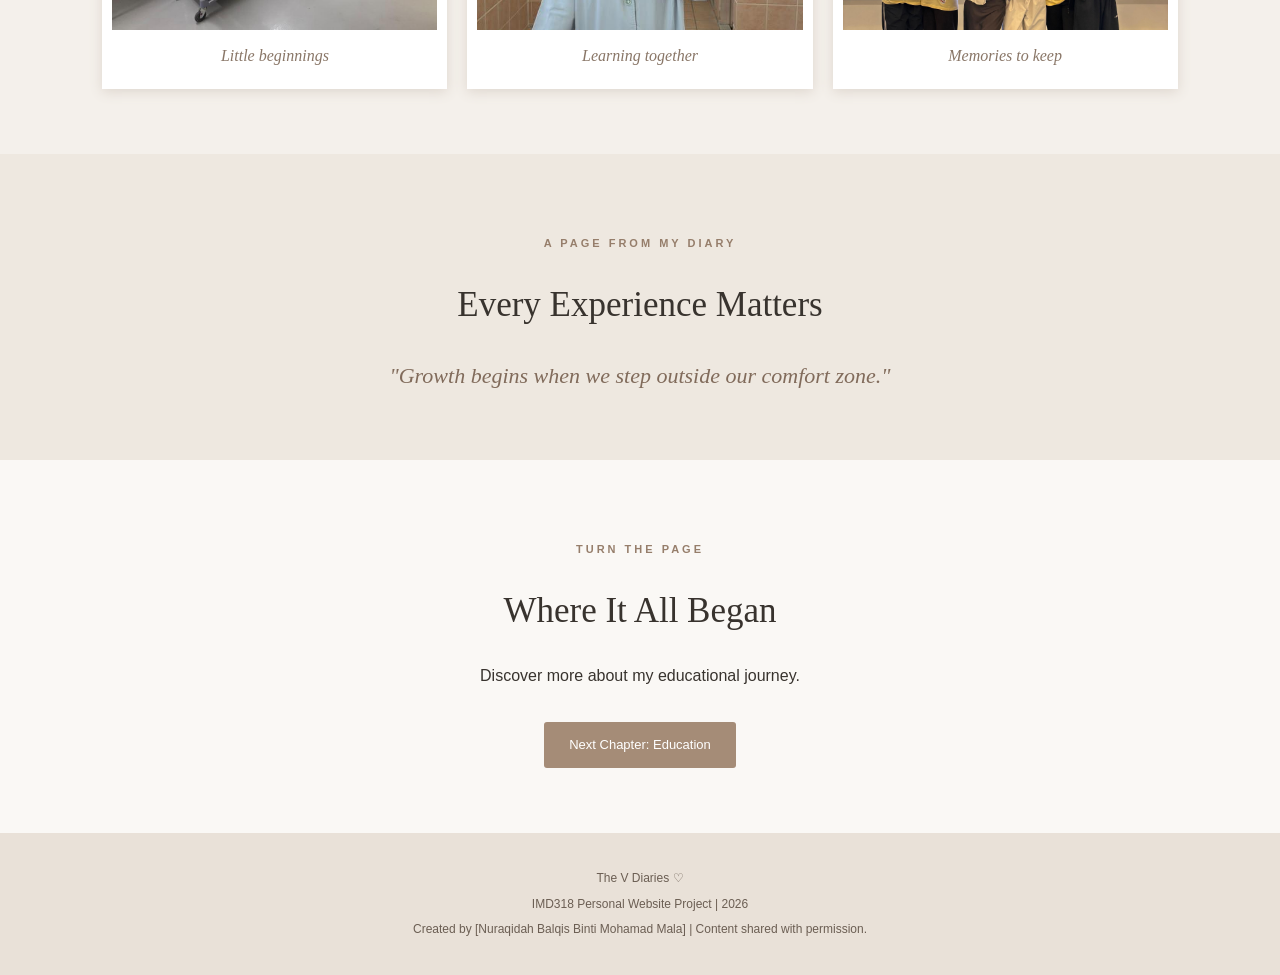
<file: experience.html>
<html>
<html lang="en">

<head>
    <meta charset="UTF-8">
    <meta name="viewport" content="width=device-width, initial-scale=1.0">
    <title>The V Diaries | Experience</title>
    <link rel="stylesheet" href="style.css">
</head>

<body>

    <!-- HEADER -->
    <header>
        <p class="small-title">A PERSONAL DIGITAL DIARY</p>
        <h1 class="website-title">The V Diaries<span>.</span></h1>
        <p class="tagline">Little moments, lovely memories.</p>
    </header>

    <!-- NAVIGATION -->
    <nav>
        <a href="index.html">Home</a>
        <a href="biodata.html">Biodata</a>
        <a href="experience.html" class="active">Experience</a>
        <a href="education.html">Education</a>
        <a href="family.html">Family</a>
        <a href="gallery.html">Gallery</a>
        <a href="contact.html">Contact</a>
    </nav>

    <main>

        <!-- INTRODUCTION -->
        <section class="experience-intro">

            <p class="section-label">CHAPTER 03 / EXPERIENCE</p>

            <h2>Learning Beyond the Classroom</h2>

            <p>
                Every experience is a new chapter,
                filled with lessons, challenges and
                opportunities to grow.
            </p>

        </section>

        <!-- INTERNSHIP SECTION -->
        <section class="internship-section">

            <div class="internship-photo">

                <img src="intern.jpeg"
                     alt="Venissa during her internship at Pustaka Negeri Sarawak"
                     width="450"
                     height="500">

                <p class="photo-caption">
                    A chapter of learning and growth ♡
                </p>

            </div>

            <div class="internship-details">

                <p class="section-label">MY INTERNSHIP JOURNEY</p>

                <h2>A New Beginning</h2>

                <h3>Pustaka Negeri Sarawak</h3>

                <p class="internship-label">
                    Archive Management Sector
                </p>

                <p>
                    As part of my Diploma in Information
                    Management, I completed my industrial
                    training at
                    <strong>Pustaka Negeri Sarawak</strong>
                    under the Archive Management Sector.
                </p>

                <p>
                    This internship gave me an opportunity
                    to experience a professional working
                    environment and understand more about
                    the field of information management.
                </p>

                <p>
                    It was an important part of my learning
                    journey, allowing me to connect
                    classroom knowledge with real
                    workplace experiences.
                </p>

                <a href="https://www.pustaka-sarawak.com/"
                   target="_blank"
                   rel="noopener noreferrer"
                   class="button-link">
                    Visit Pustaka Negeri Sarawak
                </a>

            </div>

        </section>

        <!-- EXPERIENCE TIMELINE -->
        <section class="experience-timeline">

            <p class="section-label">MY JOURNEY</p>

            <h2>Three Little Chapters</h2>

            <div class="timeline-container">

                <article class="timeline-card">

                    <span>01 / THE BEGINNING</span>

                    <h3>Stepping Into a New Environment</h3>

                    <p>
                        Starting an internship meant
                        adjusting to a new environment,
                        meeting new people and learning
                        about professional expectations.
                    </p>

                </article>

                <article class="timeline-card">

                    <span>02 / THE EXPERIENCE</span>

                    <h3>Learning Something New</h3>

                    <p>
                        Throughout the internship,
                        I had the opportunity to
                        observe and learn more about
                        the working environment in
                        the information management field.
                    </p>

                </article>

                <article class="timeline-card">

                    <span>03 / THE GROWTH</span>

                    <h3>Becoming More Confident</h3>

                    <p>
                        This experience helped me
                        appreciate the importance of
                        communication, responsibility
                        and continuous learning.
                    </p>

                </article>

            </div>

        </section>

        <!-- LESSONS -->
        <section class="experience-lessons">

            <p class="section-label">THINGS I LEARNED</p>

            <h2>Lessons Along the Way</h2>

            <p>
                Here are some important skills and
                values that I focused on developing
                during my internship journey.
            </p>

            <ol class="lessons-list">

                <li>
                    <strong>Communication</strong>
                    <p>
                        Learning how to communicate
                        clearly and respectfully
                        in a working environment.
                    </p>
                </li>

                <li>
                    <strong>Teamwork</strong>
                    <p>
                        Understanding the importance
                        of cooperation and helping
                        one another.
                    </p>
                </li>

                <li>
                    <strong>Responsibility</strong>
                    <p>
                        Becoming more aware of the
                        importance of completing
                        assigned work carefully.
                    </p>
                </li>

                <li>
                    <strong>Confidence</strong>
                    <p>
                        Learning to become more
                        independent when facing
                        new situations.
                    </p>
                </li>

            </ol>

        </section>

        <!-- INTERNSHIP GALLERY -->
        <section class="experience-gallery">

            <p class="section-label">MEMORIES FROM MY INTERNSHIP</p>

            <h2>Captured Moments</h2>

            <p>
                A few photographs to remember
                this meaningful chapter.
            </p>

            <div class="experience-photos">

                <figure>
                    <img src="2intern.jpeg"
                         alt="First internship memory"
                         loading="lazy">
                    <figcaption>Little beginnings</figcaption>
                </figure>

                <figure>
                    <img src="5intern.jpeg"
                         alt="Second internship memory"
                         loading="lazy">
                    <figcaption>Learning together</figcaption>
                </figure>

                <figure>
                    <img src="4intern.jpeg"
                         alt="Third internship memory"
                         loading="lazy">
                    <figcaption>Memories to keep</figcaption>
                </figure>

            </div>

        </section>

        <!-- CLOSING -->
        <section class="diary-section">

            <p class="section-label">A PAGE FROM MY DIARY</p>

            <h2>Every Experience Matters</h2>

            <blockquote>
                "Growth begins when we step
                outside our comfort zone."
            </blockquote>

        </section>

        <!-- NEXT PAGE -->
        <section class="experience-next">

            <p class="section-label">TURN THE PAGE</p>

            <h2>Where It All Began</h2>

            <p>
                Discover more about my
                educational journey.
            </p>

            <a href="education.html" class="button-link">
                Next Chapter: Education
            </a>

        </section>

    </main>

    <!-- FOOTER -->
    <footer>
        <p>The V Diaries ♡</p>
        <p>IMD318 Personal Website Project | 2026</p>
        <p>Created by [Nuraqidah Balqis Binti Mohamad Mala] | Content shared with permission.</p>
    </footer>

</body>
</html>
</file>
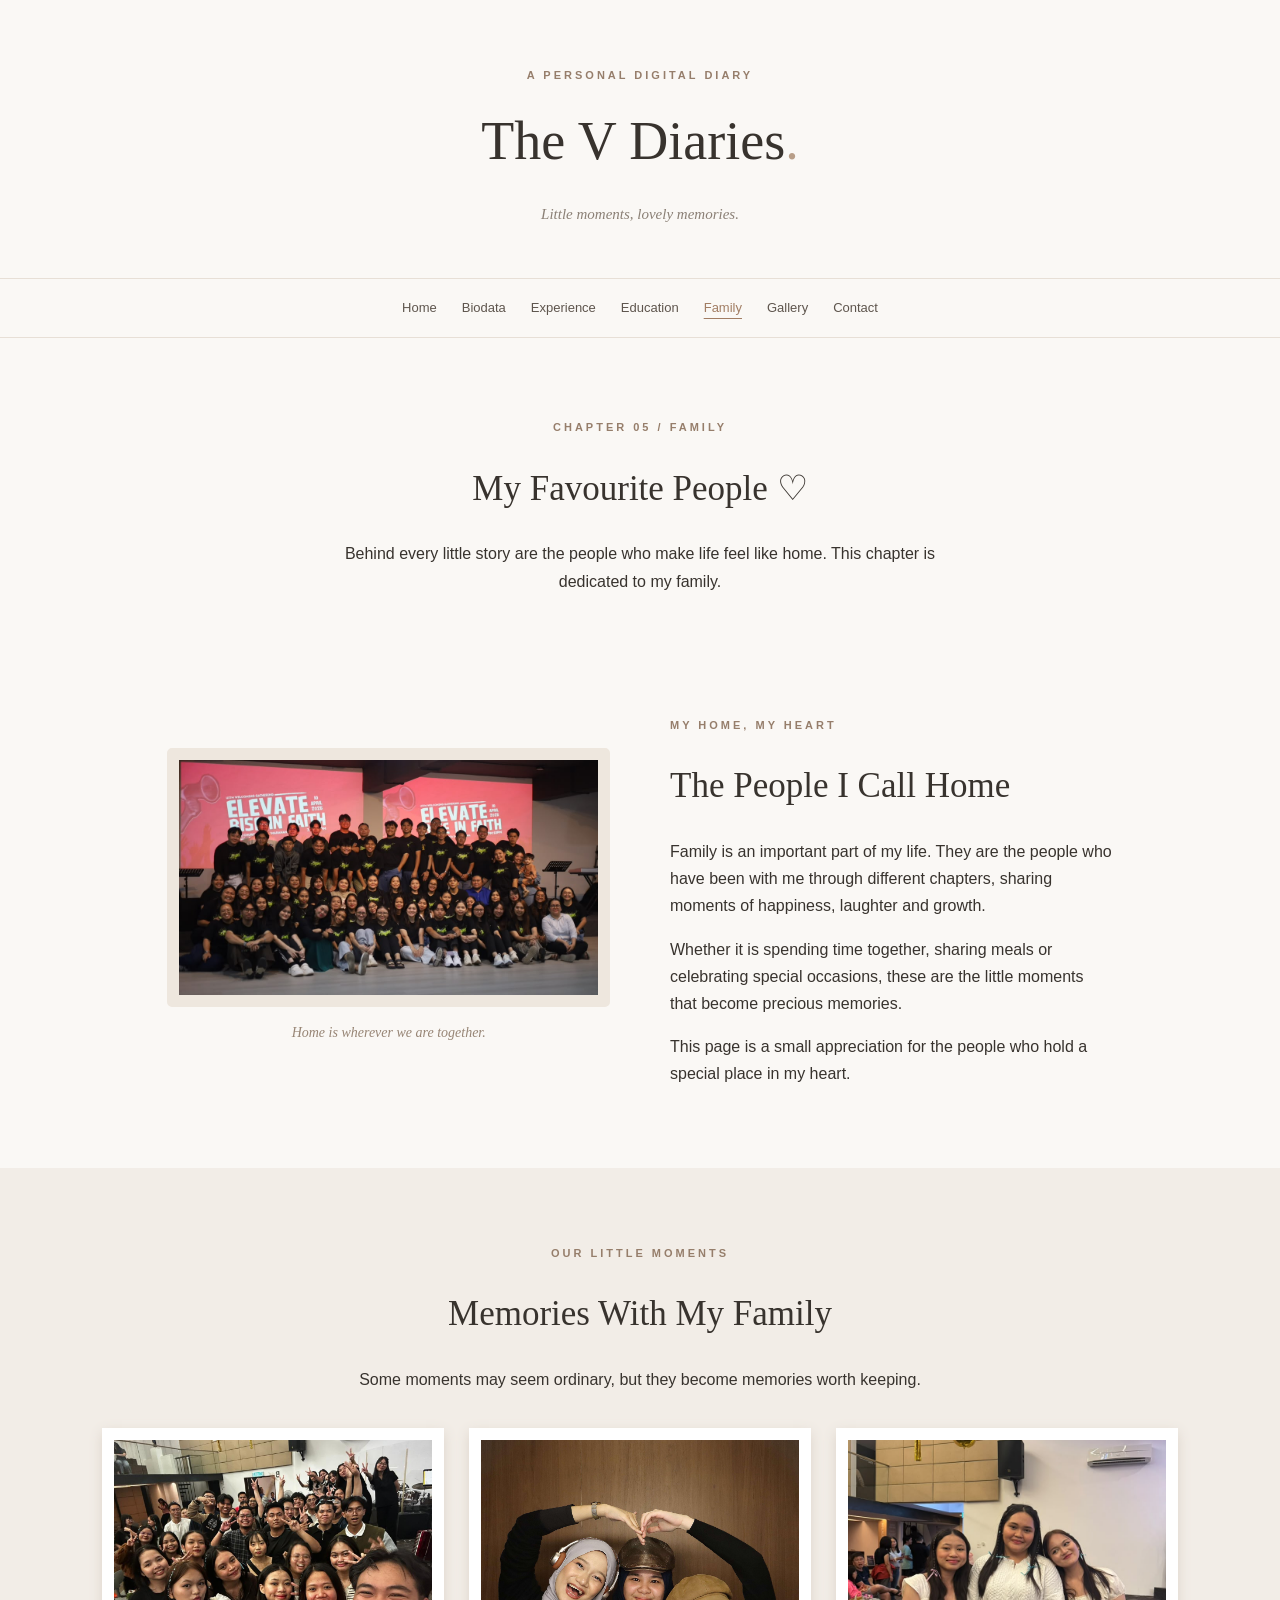
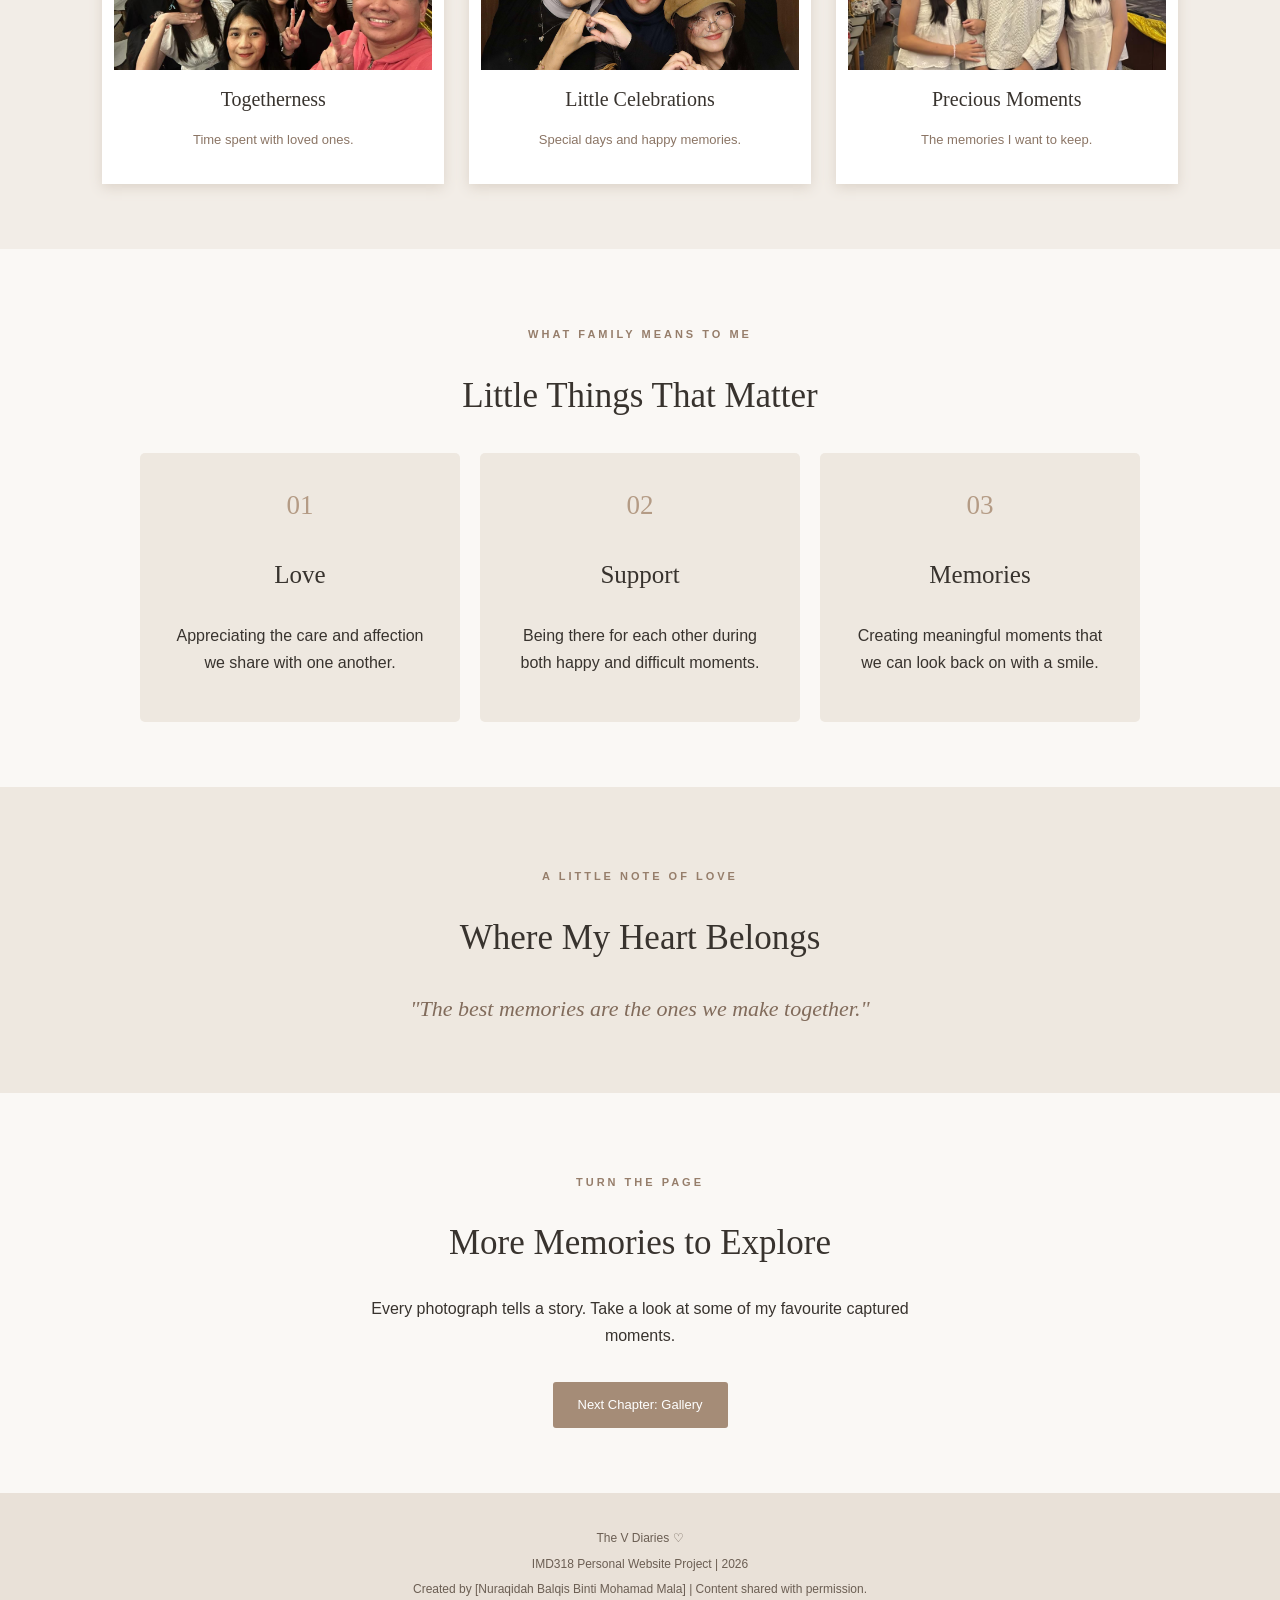
<file: family.html>
<html>
<html lang="en">

<head>
    <meta charset="UTF-8">
    <meta name="viewport" content="width=device-width, initial-scale=1.0">
    <title>The V Diaries | Family</title>
    <link rel="stylesheet" href="style.css">
</head>

<body>

    <!-- HEADER -->
    <header>
        <p class="small-title">A PERSONAL DIGITAL DIARY</p>
        <h1 class="website-title">The V Diaries<span>.</span></h1>
        <p class="tagline">Little moments, lovely memories.</p>
    </header>

    <!-- NAVIGATION -->
    <nav>
        <a href="index.html">Home</a>
        <a href="biodata.html">Biodata</a>
        <a href="experience.html">Experience</a>
        <a href="education.html">Education</a>
        <a href="family.html" class="active">Family</a>
        <a href="gallery.html">Gallery</a>
        <a href="contact.html">Contact</a>
    </nav>

    <main>

        <!-- INTRODUCTION -->
        <section class="family-intro">

            <p class="section-label">CHAPTER 05 / FAMILY</p>

            <h2>My Favourite People ♡</h2>

            <p>
                Behind every little story are the people
                who make life feel like home.
                This chapter is dedicated to my family.
            </p>

        </section>

        <!-- MAIN FAMILY PHOTO -->
        <section class="family-main">

            <div class="family-photo">

                <img src="family.jpeg"
                     alt="Venissa with her family"
                     width="500"
                     height="400">

                <p class="photo-caption">
                    Home is wherever we are together.
                </p>

            </div>

            <div class="family-text">

                <p class="section-label">MY HOME, MY HEART</p>

                <h2>The People I Call Home</h2>

                <p>
                    Family is an important part of my life.
                    They are the people who have been
                    with me through different chapters,
                    sharing moments of happiness,
                    laughter and growth.
                </p>

                <p>
                    Whether it is spending time together,
                    sharing meals or celebrating special
                    occasions, these are the little
                    moments that become precious memories.
                </p>

                <p>
                    This page is a small appreciation
                    for the people who hold a special
                    place in my heart.
                </p>

            </div>

        </section>

        <!-- FAMILY MEMORIES -->
        <section class="family-memories">

            <p class="section-label">OUR LITTLE MOMENTS</p>

            <h2>Memories With My Family</h2>

            <p>
                Some moments may seem ordinary,
                but they become memories worth keeping.
            </p>

            <div class="family-gallery">

                <figure class="family-card">

                    <img src="fam2.jpeg"
                         alt="A family gathering"
                         loading="lazy">

                    <figcaption>
                        <strong>Togetherness</strong>
                        <p>Time spent with loved ones.</p>
                    </figcaption>

                </figure>

                <figure class="family-card">

                    <img src="friends.jpeg"
                         alt="A special family occasion"
                         loading="lazy">

                    <figcaption>
                        <strong>Little Celebrations</strong>
                        <p>Special days and happy memories.</p>
                    </figcaption>

                </figure>

                <figure class="family-card">

                    <img src="fam3.jpeg"
                         alt="A memorable moment with family"
                         loading="lazy">

                    <figcaption>
                        <strong>Precious Moments</strong>
                        <p>The memories I want to keep.</p>
                    </figcaption>

                </figure>

            </div>

        </section>

        <!-- FAMILY VALUES -->
        <section class="family-values">

            <p class="section-label">WHAT FAMILY MEANS TO ME</p>

            <h2>Little Things That Matter</h2>

            <div class="family-values-container">

                <article class="family-value-card">

                    <span>01</span>
                    <h3>Love</h3>

                    <p>
                        Appreciating the care and
                        affection we share with
                        one another.
                    </p>

                </article>

                <article class="family-value-card">

                    <span>02</span>
                    <h3>Support</h3>

                    <p>
                        Being there for each other
                        during both happy and
                        difficult moments.
                    </p>

                </article>

                <article class="family-value-card">

                    <span>03</span>
                    <h3>Memories</h3>

                    <p>
                        Creating meaningful moments
                        that we can look back on
                        with a smile.
                    </p>

                </article>

            </div>

        </section>

        <!-- FAMILY QUOTE -->
        <section class="diary-section">

            <p class="section-label">A LITTLE NOTE OF LOVE</p>

            <h2>Where My Heart Belongs</h2>

            <blockquote>
                "The best memories are the ones
                we make together."
            </blockquote>

        </section>

        <!-- NEXT PAGE -->
        <section class="family-next">

            <p class="section-label">TURN THE PAGE</p>

            <h2>More Memories to Explore</h2>

            <p>
                Every photograph tells a story.
                Take a look at some of my
                favourite captured moments.
            </p>

            <a href="gallery.html" class="button-link">
                Next Chapter: Gallery
            </a>

        </section>

    </main>

    <!-- FOOTER -->
    <footer>
        <p>The V Diaries ♡</p>
        <p>IMD318 Personal Website Project | 2026</p>
        <p>Created by [Nuraqidah Balqis Binti Mohamad Mala] | Content shared with permission.</p>
    </footer>

</body>
</html>
</file>
<file: style.css>
/* THE V DIARIES - WEBSITE STYLE */

* {
    box-sizing: border-box;
}

body {
    margin: 0;
    background-color: #faf8f5;
    color: #38332e;
    font-family: Arial, sans-serif;
    line-height: 1.7;
}

/* HEADER */

header {
    text-align: center;
    padding: 55px 20px 35px;
}

.small-title,
.section-label {
    color: #967e6b;
    font-size: 11px;
    letter-spacing: 3px;
    font-weight: bold;
}

.website-title {
    font-family: Georgia, serif;
    font-size: 54px;
    font-weight: normal;
    margin: 10px 0 0;
}

.website-title span {
    color: #b89e88;
}

.tagline {
    color: #8b8076;
    font-family: Georgia, serif;
    font-style: italic;
    font-size: 15px;
}

/* NAVIGATION */

nav {
    display: flex;
    justify-content: center;
    flex-wrap: wrap;
    gap: 25px;
    padding: 18px;
    border-top: 1px solid #e7dfd6;
    border-bottom: 1px solid #e7dfd6;
}

nav a {
    color: #5e554d;
    text-decoration: none;
    font-size: 13px;
}

nav a:hover,
nav a.active {
    color: #a17d63;
    text-decoration: underline;
    text-underline-offset: 6px;
}

a:focus-visible {
    outline: 2px solid #8c6953;
    outline-offset: 4px;
}

/* GENERAL SECTIONS */

section {
    padding: 65px 8%;
}

h2 {
    font-family: Georgia, serif;
    font-size: 35px;
    font-weight: normal;
    line-height: 1.3;
}

h3 {
    font-family: Georgia, serif;
    font-weight: normal;
}

/* HERO */

.hero {
    display: flex;
    align-items: center;
    justify-content: space-between;
    gap: 60px;
    max-width: 1150px;
    margin: auto;
}

.hero-text {
    flex: 1;
}

.hero-text h2 {
    font-size: 48px;
    margin: 15px 0;
}

.hero-text em {
    color: #a38670;
}

.hero-text p {
    max-width: 500px;
}

.hero-photo {
    flex: 1;
    text-align: center;
}

.hero-photo img {
    width: 100%;
    max-width: 380px;
    height: 440px;
    object-fit: cover;
    border: 12px solid #eee7de;
    border-radius: 180px 180px 8px 8px;
}

.photo-caption {
    font-family: Georgia, serif;
    font-size: 14px;
    font-style: italic;
    color: #978575;
}

/* BUTTON */

.button-link {
    display: inline-block;
    margin-top: 18px;
    padding: 12px 25px;
    background-color: #a58c77;
    color: white;
    text-decoration: none;
    border-radius: 3px;
    font-size: 13px;
}

.button-link:hover {
    background-color: #806a58;
}

/* DIARY SECTION */

.diary-section {
    background-color: #eee8e0;
    text-align: center;
}

.diary-section p {
    max-width: 650px;
    margin: 15px auto;
}

blockquote {
    margin: 30px auto 0;
    font-family: Georgia, serif;
    font-size: 22px;
    font-style: italic;
    color: #816b5b;
}

/* INTERESTS */

.interests-section {
    text-align: center;
}

.interest-container,
.chapter-container {
    display: flex;
    gap: 20px;
    max-width: 1100px;
    margin: 35px auto 0;
}

.interest-card {
    flex: 1;
    background-color: #f0ebe5;
    padding: 30px;
    text-align: left;
    border-radius: 5px;
}

.interest-card:hover {
    background-color: #e8dfd5;
}

.interest-number {
    font-family: Georgia, serif;
    font-size: 25px;
    color: #b69e8b;
}

.interest-card h3 {
    font-size: 25px;
    margin-bottom: 5px;
}

/* AUDIO */

.music-section {
    text-align: center;
    background-color: #f2ede7;
}

.music-section audio {
    display: block;
    width: 100%;
    max-width: 400px;
    margin: 25px auto 0;
}

.audio-note {
    font-size: 12px;
    color: #8b8076;
}

/* CHAPTER LINKS */

.explore-section {
    text-align: center;
}

.chapter-card {
    flex: 1;
    display: block;
    padding: 35px 25px;
    background-color: #eee8e0;
    text-align: left;
    text-decoration: none;
    color: #38332e;
    border: 1px solid #e1d7cd;
    border-radius: 5px;
}

.chapter-card:hover {
    background-color: #e5d9cd;
}

.chapter-card span {
    font-size: 11px;
    letter-spacing: 2px;
    color: #947e6b;
}

.chapter-card h3 {
    font-size: 25px;
}

/* EXTERNAL LINK */

.link-section {
    text-align: center;
    padding: 25px;
    background-color: #f2ede7;
}

.link-section a {
    color: #82654e;
}

/* FOOTER */

footer {
    padding: 30px 20px;
    text-align: center;
    background-color: #e9e1d8;
    font-size: 12px;
    color: #6b5e53;
}

footer p {
    margin: 5px;
}

/* MOBILE VIEW */

@media (max-width: 768px) {

    .website-title {
        font-size: 40px;
    }

    nav {
        gap: 15px;
    }

    .hero,
    .interest-container,
    .chapter-container {
        flex-direction: column;
    }

    .hero-text h2 {
        font-size: 38px;
    }

    .hero-photo img {
        height: 360px;
    }

    .interest-card,
    .chapter-card {
        width: 100%;
    }

    section {
        padding: 45px 6%;
    }

}

/* CONTACT PAGE */

.contact-section {
    text-align: center;
    padding: 75px 8%;
}

.contact-intro {
    max-width: 550px;
    margin: 15px auto 40px;
    color: #74685e;
}

.contact-container {
    display: flex;
    justify-content: center;
    gap: 20px;
    max-width: 1000px;
    margin: 40px auto;
}

.contact-card {
    flex: 1;
    background-color: #eee8e0;
    border: 1px solid #e2d7cb;
    border-radius: 5px;
    padding: 35px 20px;
    text-decoration: none;
    color: #38332e;
}

.contact-card:hover {
    background-color: #e4d8cb;
}

.contact-card h3 {
    font-size: 27px;
    margin-bottom: 10px;
}

.contact-card p {
    font-size: 13px;
    color: #74685e;
}

.contact-card span {
    display: inline-block;
    margin-top: 15px;
    font-size: 12px;
    color: #856b57;
    text-decoration: underline;
    text-underline-offset: 4px;
}

.contact-ending {
    margin: 45px 0 15px;
    font-family: Georgia, serif;
    font-style: italic;
    color: #8c7665;
}

/* CONTACT PAGE - MOBILE */

@media (max-width: 768px) {

    .contact-container {
        flex-direction: column;
    }

    .contact-card {
        width: 100%;
    }

}

/* BIODATA PAGE */

.biodata-intro {
    text-align: center;
    padding-bottom: 25px;
}

.biodata-intro p {
    max-width: 550px;
    margin: auto;
}

.biodata-profile {
    display: flex;
    align-items: center;
    gap: 60px;
    max-width: 1150px;
    margin: auto;
}

.biodata-photo {
    flex: 1;
    text-align: center;
}

.biodata-photo img {
    width: 100%;
    max-width: 380px;
    height: auto;
    border: 12px solid #eee7de;
    border-radius: 180px 180px 8px 8px;
}

.biodata-details {
    flex: 1;
}

.biodata-details h3 {
    margin-top: 30px;
    font-size: 24px;
}

.table-container {
    overflow-x: auto;
}

.biodata-table {
    width: 100%;
    border-collapse: collapse;
    margin-top: 15px;
    font-size: 14px;
}

.biodata-table caption {
    text-align: left;
    padding-bottom: 10px;
    color: #8b7565;
    font-style: italic;
}

.biodata-table th,
.biodata-table td {
    padding: 12px;
    text-align: left;
    border-bottom: 1px solid #ded5cb;
}

.biodata-table th {
    background-color: #eee8e0;
    width: 38%;
}

.biodata-hobbies {
    text-align: center;
    background-color: #f4f0eb;
}

.biodata-next {
    text-align: center;
}

.biodata-next p {
    max-width: 550px;
    margin: 15px auto;
}

/* MOBILE VIEW */

@media (max-width: 768px) {

    .biodata-profile {
        flex-direction: column;
        gap: 25px;
    }

    .biodata-details,
    .biodata-photo {
        width: 100%;
    }

}

/* EXPERIENCE PAGE */

.experience-intro {
    text-align: center;
    padding-bottom: 30px;
}

.experience-intro p {
    max-width: 600px;
    margin: 15px auto;
}

/* INTERNSHIP */

.internship-section {
    display: flex;
    align-items: center;
    gap: 60px;
    max-width: 1150px;
    margin: auto;
}

.internship-photo {
    flex: 1;
    text-align: center;
}

.internship-photo img {
    width: 100%;
    max-width: 400px;
    height: auto;
    border: 12px solid #eee7de;
    border-radius: 5px;
}

.internship-details {
    flex: 1;
}

.internship-details h3 {
    font-size: 26px;
    margin-bottom: 0;
}

.internship-label {
    color: #967e6b;
    font-style: italic;
}

/* TIMELINE */

.experience-timeline {
    background-color: #f2ede7;
    text-align: center;
}

.timeline-container {
    display: flex;
    gap: 20px;
    max-width: 1100px;
    margin: 35px auto 0;
}

.timeline-card {
    flex: 1;
    background-color: #faf8f5;
    padding: 30px;
    text-align: left;
    border: 1px solid #e3d8cc;
    border-radius: 5px;
}

.timeline-card span {
    font-size: 11px;
    letter-spacing: 2px;
    color: #967e6b;
}

.timeline-card h3 {
    font-size: 24px;
}

/* LESSONS */

.experience-lessons {
    max-width: 900px;
    margin: auto;
}

.lessons-list {
    margin-top: 30px;
    padding-left: 25px;
}

.lessons-list li {
    padding: 12px 15px;
    margin-bottom: 15px;
    background-color: #eee8e0;
    border-radius: 4px;
}

.lessons-list li::marker {
    color: #967e6b;
    font-weight: bold;
}

.lessons-list p {
    margin: 5px 0;
}

/* PHOTO GALLERY */

.experience-gallery {
    background-color: #f4f0eb;
    text-align: center;
}

.experience-photos {
    display: flex;
    gap: 20px;
    max-width: 1100px;
    margin: 35px auto 0;
}

.experience-photos figure {
    flex: 1;
    margin: 0;
    background-color: white;
    padding: 10px 10px 20px;
    box-shadow: 0 3px 12px #ded6ce;
}

.experience-photos img {
    width: 100%;
    height: 230px;
    object-fit: cover;
}

.experience-photos figcaption {
    margin-top: 12px;
    font-family: Georgia, serif;
    font-style: italic;
    color: #897667;
}

/* NEXT PAGE */

.experience-next {
    text-align: center;
}

.experience-next p {
    max-width: 550px;
    margin: 15px auto;
}

/* MOBILE */

@media (max-width: 768px) {

    .internship-section,
    .timeline-container,
    .experience-photos {
        flex-direction: column;
    }

    .internship-photo,
    .internship-details {
        width: 100%;
    }

    .experience-photos img {
        height: auto;
    }

}

/* EXPERIENCE PAGE */

.experience-intro {
    text-align: center;
    padding-bottom: 30px;
}

.experience-intro p {
    max-width: 600px;
    margin: 15px auto;
}

/* INTERNSHIP */

.internship-section {
    display: flex;
    align-items: center;
    gap: 60px;
    max-width: 1150px;
    margin: auto;
}

.internship-photo {
    flex: 1;
    text-align: center;
}

.internship-photo img {
    width: 100%;
    max-width: 400px;
    height: auto;
    border: 12px solid #eee7de;
    border-radius: 5px;
}

.internship-details {
    flex: 1;
}

.internship-details h3 {
    font-size: 26px;
    margin-bottom: 0;
}

.internship-label {
    color: #967e6b;
    font-style: italic;
}

/* TIMELINE */

.experience-timeline {
    background-color: #f2ede7;
    text-align: center;
}

.timeline-container {
    display: flex;
    gap: 20px;
    max-width: 1100px;
    margin: 35px auto 0;
}

.timeline-card {
    flex: 1;
    background-color: #faf8f5;
    padding: 30px;
    text-align: left;
    border: 1px solid #e3d8cc;
    border-radius: 5px;
}

.timeline-card span {
    font-size: 11px;
    letter-spacing: 2px;
    color: #967e6b;
}

.timeline-card h3 {
    font-size: 24px;
}

/* LESSONS */

.experience-lessons {
    max-width: 900px;
    margin: auto;
}

.lessons-list {
    margin-top: 30px;
    padding-left: 25px;
}

.lessons-list li {
    padding: 12px 15px;
    margin-bottom: 15px;
    background-color: #eee8e0;
    border-radius: 4px;
}

.lessons-list li::marker {
    color: #967e6b;
    font-weight: bold;
}

.lessons-list p {
    margin: 5px 0;
}

/* PHOTO GALLERY */

.experience-gallery {
    background-color: #f4f0eb;
    text-align: center;
}

.experience-photos {
    display: flex;
    gap: 20px;
    max-width: 1100px;
    margin: 35px auto 0;
}

.experience-photos figure {
    flex: 1;
    margin: 0;
    background-color: white;
    padding: 10px 10px 20px;
    box-shadow: 0 3px 12px #ded6ce;
}

.experience-photos img {
    width: 100%;
    height: 230px;
    object-fit: cover;
}

.experience-photos figcaption {
    margin-top: 12px;
    font-family: Georgia, serif;
    font-style: italic;
    color: #897667;
}

/* NEXT PAGE */

.experience-next {
    text-align: center;
}

.experience-next p {
    max-width: 550px;
    margin: 15px auto;
}

/* MOBILE */

@media (max-width: 768px) {

    .internship-section,
    .timeline-container,
    .experience-photos {
        flex-direction: column;
    }

    .internship-photo,
    .internship-details {
        width: 100%;
    }

    .experience-photos img {
        height: auto;
    }

}

/* FAMILY PAGE */

.family-intro {
    text-align: center;
    padding-bottom: 30px;
}

.family-intro p {
    max-width: 600px;
    margin: 15px auto;
}

/* MAIN FAMILY SECTION */

.family-main {
    display: flex;
    align-items: center;
    gap: 60px;
    max-width: 1150px;
    margin: auto;
}

.family-photo,
.family-text {
    flex: 1;
}

.family-photo {
    text-align: center;
}

.family-photo img {
    width: 100%;
    max-width: 450px;
    height: auto;
    border: 12px solid #eee7de;
    border-radius: 5px;
}

.family-text p {
    margin-bottom: 15px;
}

/* FAMILY PHOTO GALLERY */

.family-memories {
    text-align: center;
    background-color: #f2ede7;
}

.family-gallery {
    display: flex;
    gap: 25px;
    max-width: 1100px;
    margin: 35px auto 0;
}

.family-card {
    flex: 1;
    margin: 0;
    padding: 12px 12px 20px;
    background-color: white;
    box-shadow: 0 4px 12px #ddd4ca;
}

.family-card img {
    width: 100%;
    height: 230px;
    object-fit: cover;
}

.family-card figcaption {
    padding-top: 12px;
}

.family-card strong {
    font-family: Georgia, serif;
    font-size: 20px;
    font-weight: normal;
}

.family-card p {
    font-size: 13px;
    color: #8b7565;
}

/* FAMILY VALUES */

.family-values {
    text-align: center;
}

.family-values-container {
    display: flex;
    gap: 20px;
    max-width: 1000px;
    margin: 35px auto 0;
}

.family-value-card {
    flex: 1;
    padding: 30px;
    background-color: #eee8e0;
    border-radius: 5px;
}

.family-value-card span {
    font-family: Georgia, serif;
    font-size: 27px;
    color: #b49b85;
}

.family-value-card h3 {
    font-size: 25px;
}

/* NEXT PAGE */

.family-next {
    text-align: center;
}

.family-next p {
    max-width: 550px;
    margin: 15px auto;
}

/* MOBILE VIEW */

@media (max-width: 768px) {

    .family-main,
    .family-gallery,
    .family-values-container {
        flex-direction: column;
    }

    .family-photo,
    .family-text {
        width: 100%;
    }

    .family-card img {
        height: auto;
    }

}

/* GALLERY PAGE */

.gallery-intro {
    text-align: center;
    padding-bottom: 30px;
}

.gallery-intro p {
    max-width: 600px;
    margin: 15px auto;
}

/* PHOTO GALLERY */

.gallery-section {
    text-align: center;
    background-color: #f4f0eb;
}

.gallery-buttons {
    margin: 30px 0;
}

.gallery-buttons button {
    background-color: #eee8e0;
    border: 1px solid #d7c8ba;
    color: #594a3f;
    padding: 10px 20px;
    margin: 5px;
    border-radius: 4px;
    cursor: pointer;
    font-family: Arial, sans-serif;
}

.gallery-buttons button:hover {
    background-color: #d8c7b8;
}

.photo-grid {
    display: grid;
    grid-template-columns: repeat(3, 1fr);
    gap: 25px;
    max-width: 1100px;
    margin: 30px auto;
}

.photo-item {
    margin: 0;
    background-color: white;
    padding: 12px 12px 20px;
    box-shadow: 0 4px 12px #ddd4ca;
}

.photo-item img {
    width: 100%;
    height: 260px;
    object-fit: cover;
}

.photo-item:nth-child(2) img,
.photo-item:nth-child(5) img {
    height: 320px;
}

.photo-item figcaption {
    padding-top: 12px;
    font-family: Georgia, serif;
    font-style: italic;
    color: #897667;
}

/* VIDEO */

.gallery-video {
    text-align: center;
}

.gallery-video > p {
    max-width: 600px;
    margin: 15px auto;
}

.video-container {
    max-width: 800px;
    margin: 35px auto 0;
    padding: 12px;
    background-color: #eee8e0;
    border-radius: 5px;
}

.video-container video {
    display: block;
    width: 100%;
    height: auto;
    aspect-ratio: 16 / 9;
    background-color: #292724;
}

.video-caption {
    font-family: Georgia, serif;
    font-style: italic;
    color: #897667;
}

.video-transcript {
    max-width: 700px;
    margin: 20px auto;
    padding: 15px;
    text-align: left;
    background-color: #f2ede7;
    border-radius: 5px;
}

.video-transcript summary {
    cursor: pointer;
    font-weight: bold;
}

/* NEXT PAGE */

.gallery-next {
    text-align: center;
}

.gallery-next p {
    max-width: 550px;
    margin: 15px auto;
}

/* MOBILE VIEW */

@media (max-width: 768px) {

    .photo-grid {
        grid-template-columns: repeat(2, 1fr);
    }

    .photo-item img,
    .photo-item:nth-child(2) img,
    .photo-item:nth-child(5) img {
        height: 200px;
    }

}

@media (max-width: 480px) {

    .photo-grid {
        grid-template-columns: 1fr;
    }

    .photo-item img,
    .photo-item:nth-child(2) img,
    .photo-item:nth-child(5) img {
        height: auto;
    }

}

/* CONTACT PAGE */

.contact-intro-page {
    text-align: center;
    padding-bottom: 25px;
}

.contact-intro-page p {
    max-width: 550px;
    margin: 15px auto;
}

.contact-section {
    text-align: center;
    background-color: #f4f0eb;
}

.contact-container {
    display: flex;
    justify-content: center;
    gap: 20px;
    max-width: 1000px;
    margin: 35px auto;
}

.contact-card {
    flex: 1;
    background-color: #faf8f5;
    border: 1px solid #e2d7cb;
    border-radius: 5px;
    padding: 40px 20px;
    text-decoration: none;
    color: #38332e;
    transition: 0.3s;
}

.contact-card:hover {
    background-color: #e8ddd2;
    transform: translateY(-5px);
}

.contact-icon {
    display: block;
    font-size: 32px;
    color: #a58a74;
    margin-bottom: 15px;
}

.contact-card h3 {
    font-family: Georgia, serif;
    font-size: 27px;
    margin-bottom: 10px;
}

.contact-card p {
    font-size: 13px;
    color: #74685e;
}

.contact-link {
    display: inline-block;
    margin-top: 15px;
    font-size: 13px;
    color: #856b57;
    text-decoration: underline;
    text-underline-offset: 4px;
}

/* ENDING */

.contact-ending-section {
    text-align: center;
}

.contact-ending-section p {
    max-width: 550px;
    margin: 15px auto;
}

.contact-ending-section blockquote {
    font-family: Georgia, serif;
    font-style: italic;
    color: #8c7665;
    margin: 35px auto;
}

/* MOBILE */

@media (max-width: 768px) {

    .contact-container {
        flex-direction: column;
    }

    .contact-card {
        width: 100%;
    }

}

/* FIX EDUCATION PAGE */

* {
    box-sizing: border-box;
}

body {
    margin: 0;
    overflow-x: hidden;
}

.education-intro,
.education-journey,
.education-table-section,
.university-section,
.education-lessons,
.education-next {
    width: 100%;
    max-width: 100%;
    padding: 60px 8%;
}

/* FIX EDUCATION CARDS */

.education-container {
    display: flex;
    flex-wrap: wrap;
    gap: 20px;
    width: 100%;
}

.education-card {
    flex: 1 1 250px;
    min-width: 0;
    overflow-wrap: break-word;
}

/* FIX TABLE */

.table-container {
    width: 100%;
    overflow-x: auto;
}

.education-table {
    width: 100%;
    border-collapse: collapse;
    table-layout: auto;
}

.education-table th,
.education-table td {
    padding: 15px;
    border: 1px solid #ded5cb;
    text-align: left;
    overflow-wrap: break-word;
}

.education-table th {
    background-color: #e9dfd5;
}

/* FIX UNIVERSITY SECTION */

.university-section {
    display: flex;
    flex-wrap: wrap;
    gap: 40px;
    align-items: center;
}

.university-text,
.university-photo {
    flex: 1 1 300px;
    min-width: 0;
}

.university-photo img {
    width: 100%;
    max-width: 250px;
    height: auto;
    border: 8px solid #eee7de;
    border-radius: 5px;
}
}

/* MOBILE */

@media (max-width: 768px) {

    .education-container,
    .university-section {
        flex-direction: column;
    }

    .education-card,
    .university-text,
    .university-photo {
        width: 100%;
    }

}
</file>
